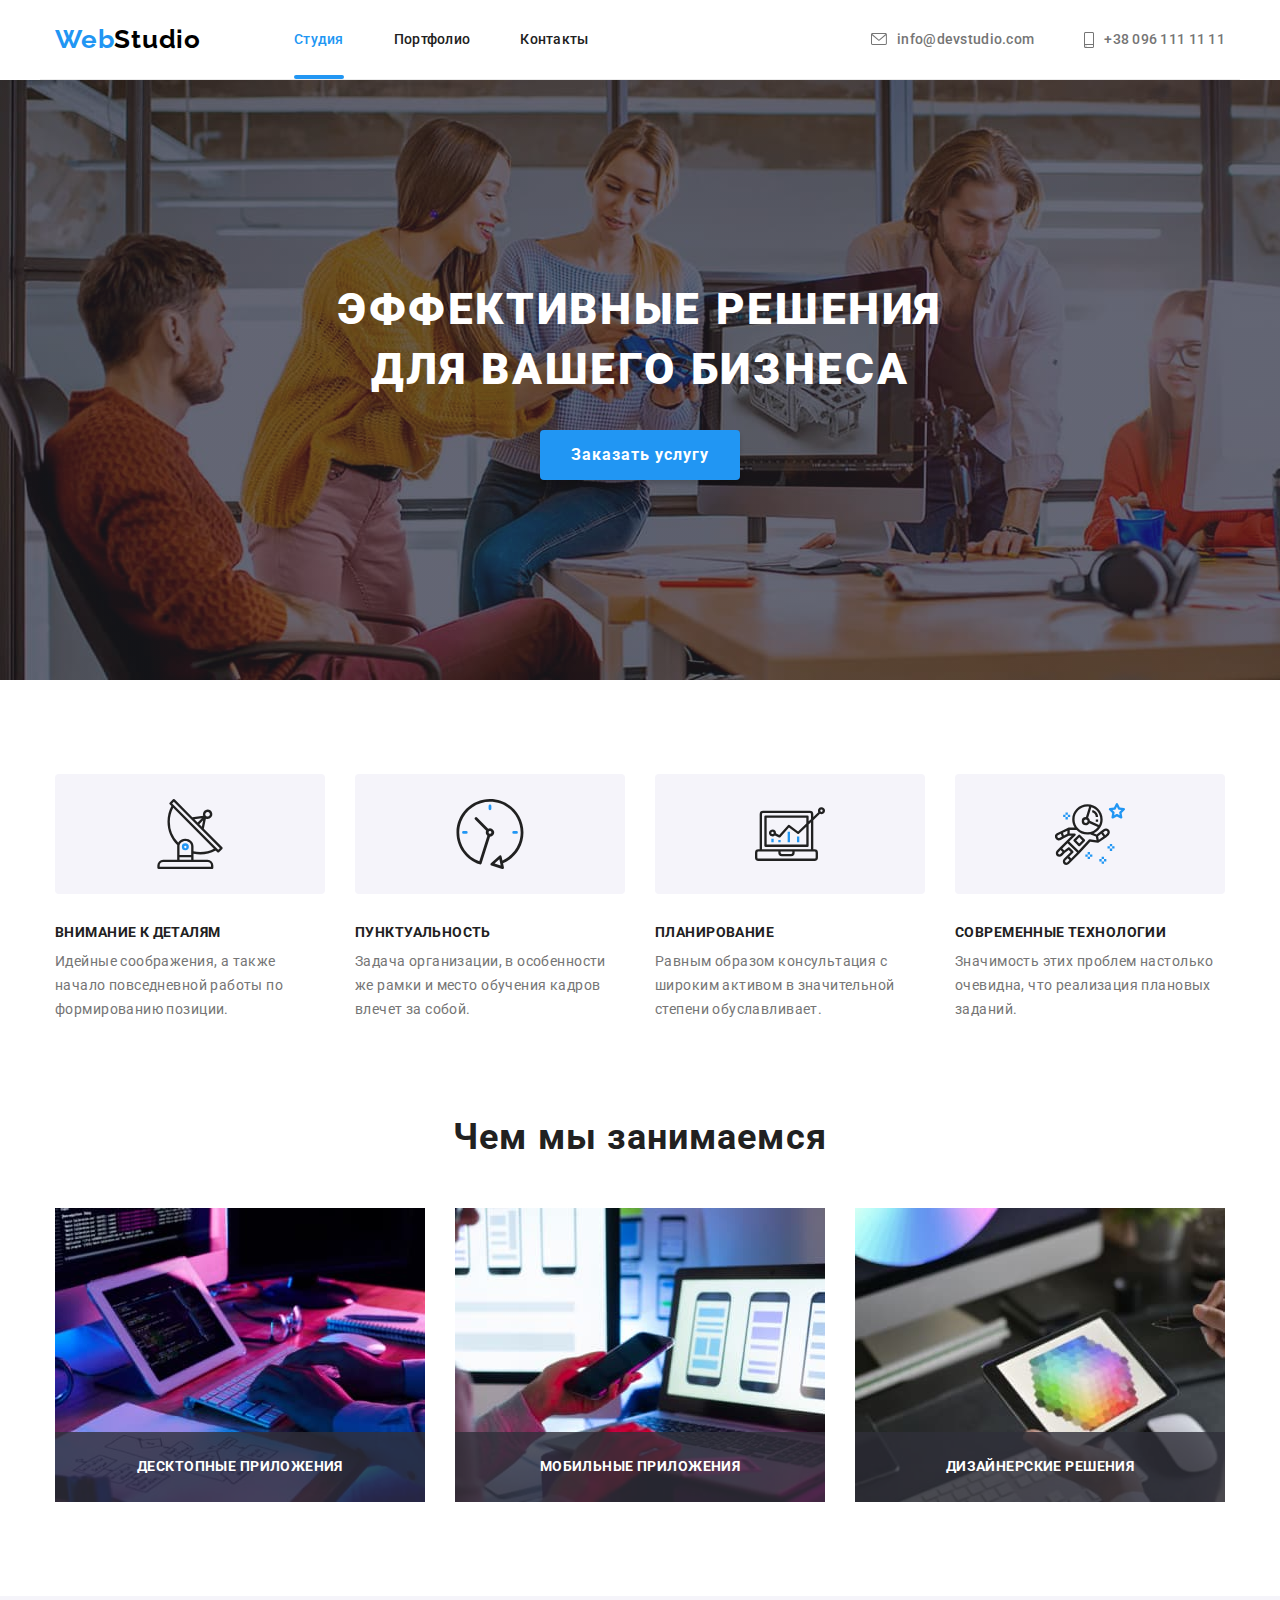
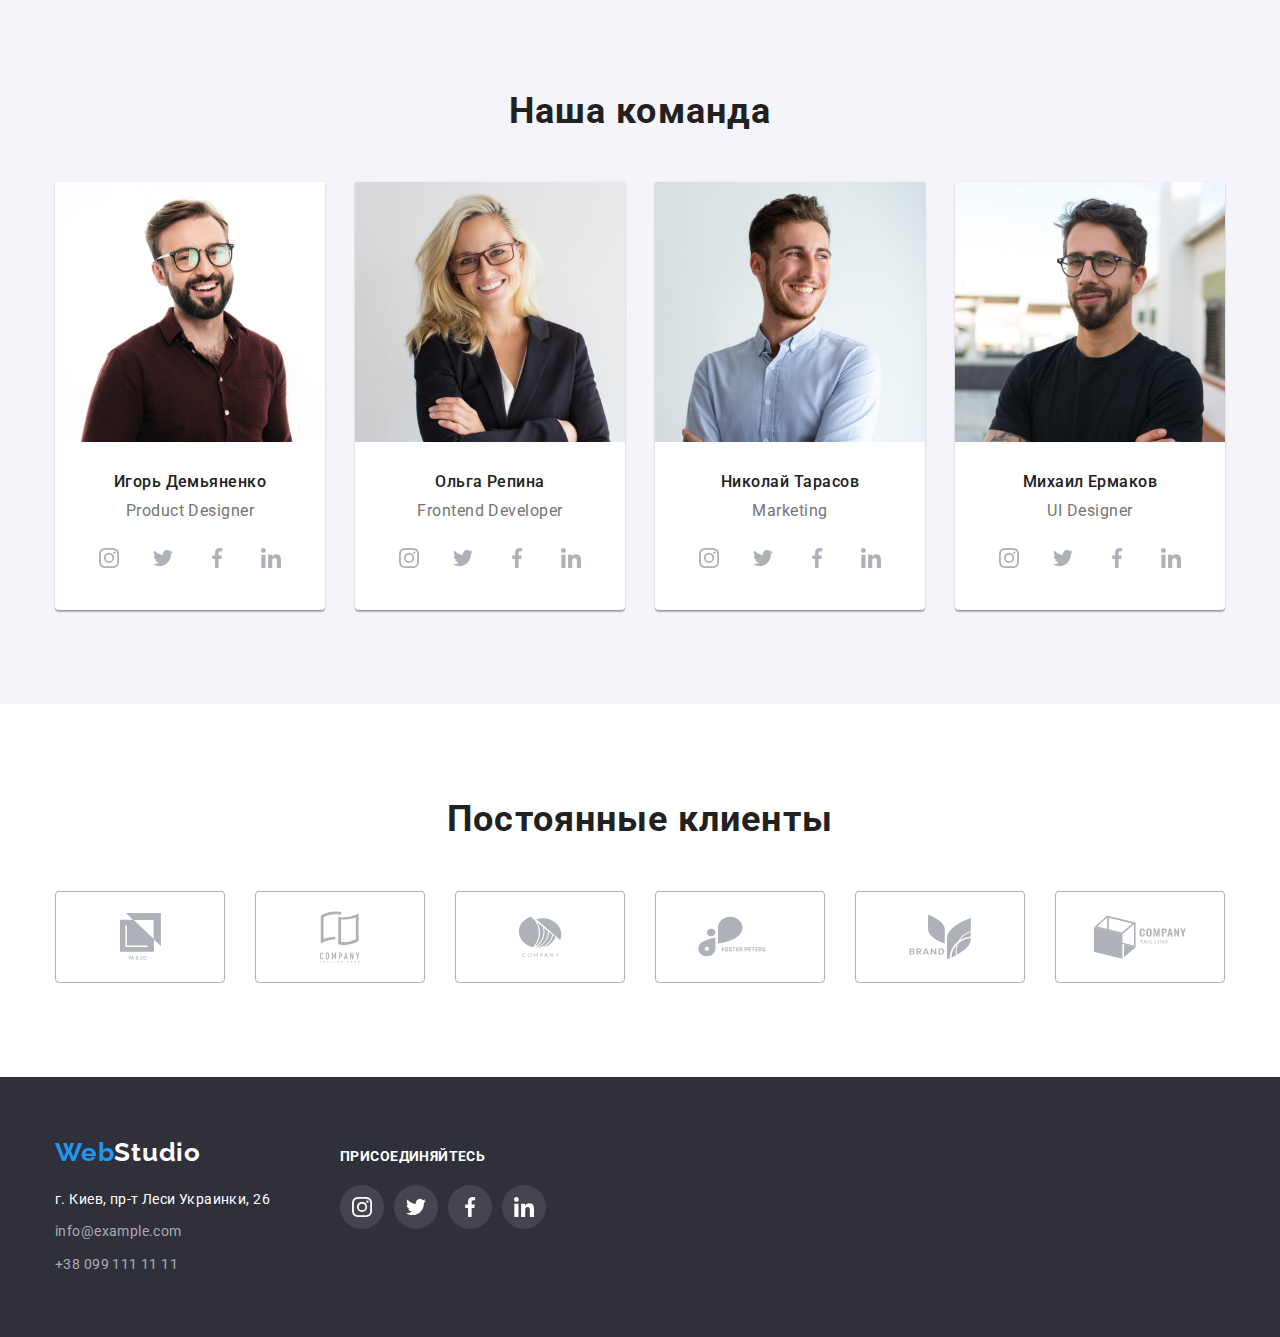
<file: index.html>
<!DOCTYPE html>
<html lang="ru">
    <head>
        <meta charset="UTF-8" />
        <meta http-equiv="X-UA-Compatible" content="IE=edge" />
        <meta name="viewport" content="width=device-width, initial-scale=1.0" />
        <link rel="preconnect" href="https://fonts.googleapis.com" />
        <link rel="preconnect" href="https://fonts.gstatic.com" crossorigin />
        <link
            href="https://fonts.googleapis.com/css2?family=Raleway:wght@700&family=Roboto:wght@400;500;700;900&display=swap"
            rel="stylesheet"
        />
        <link
            rel="stylesheet"
            href="https://cdnjs.cloudflare.com/ajax/libs/modern-normalize/1.1.0/modern-normalize.min.css"
        />

        <link rel="stylesheet" href="./css/style.css" />
        <title>WebStudio</title>
    </head>
    <body>
        <!--header-->
        <header>
            <div class="container header-wrapper">
                <nav class="navbar">
                    <!-- logo in header -->
                    <a href="./index.html" class="logo"
                        >Web<span class="logo-part-in-header">Studio</span></a
                    >

                    <!-- navigation in header-->
                    <ul class="nav-in-header list">
                        <li class="nav-in-header-element">
                            <a href="./index.html" class="current">Студия</a>
                        </li>
                        <li class="nav-in-header-element">
                            <a href="./portfolio.html">Портфолио</a>
                        </li>
                        <li class="nav-in-header-element">
                            <a href="#">Контакты</a>
                        </li>
                    </ul>
                </nav>
                <!-- contacts in header-->
                <ul class="contact-in-header list">
                    <li>
                        <a
                            class="contact-in-header-element"
                            href="mailto:info@devstudio.com"
                        >
                            <svg width="16" height="12" class="icon-contact">
                                <use href="./images/sprite.svg#envelope"></use>
                            </svg>
                            info@devstudio.com
                        </a>
                    </li>
                    <li>
                        <a
                            class="contact-in-header-element"
                            href="tel:+380961111111"
                        >
                            <svg width="10" height="16" class="icon-contact">
                                <use
                                    href="./images/sprite.svg#smartphone"
                                ></use>
                            </svg>
                            +38 096 111 11 11
                        </a>
                    </li>
                </ul>
            </div>
        </header>

        <!--main-->
        <main>
            <!-- block Hero -->
            <section class="homepage-hero-block">
                <h1 class="homepage-main-title">
                    Эффективные решения <br />
                    для вашего бизнеса
                </h1>
                <button
                    type="button"
                    class="homepage-button-order"
                    data-modal-open
                >
                    Заказать услугу
                </button>
            </section>

            <!-- block Advantages -->
            <section class="homepage-advantages-block container-position">
                <div class="container">
                    <h2 class="unused-title">Преимущества</h2>
                    <ul class="homepage-advantages-list list">
                        <li class="homepage-advantages-list-item">
                            <div class="block-icon-advantages">
                                <svg
                                    width="70"
                                    height="70"
                                    class="icon-advantages"
                                >
                                    <use
                                        href="./images/sprite.svg#antenna"
                                    ></use>
                                </svg>
                            </div>
                            <h3 class="homepage-advantages-element-title">
                                Внимание к деталям
                            </h3>
                            <p class="homepage-advantages-element-text">
                                Идейные соображения, а также начало повседневной
                                работы по формированию позиции.
                            </p>
                        </li>
                        <li class="homepage-advantages-list-item">
                            <div class="block-icon-advantages">
                                <svg
                                    width="70"
                                    height="70"
                                    class="icon-advantages"
                                >
                                    <use href="./images/sprite.svg#clock"></use>
                                </svg>
                            </div>
                            <h3 class="homepage-advantages-element-title">
                                Пунктуальность
                            </h3>
                            <p class="homepage-advantages-element-text">
                                Задача организации, в особенности же рамки и
                                место обучения кадров влечет за собой.
                            </p>
                        </li>
                        <li class="homepage-advantages-list-item">
                            <div class="block-icon-advantages">
                                <svg
                                    width="70"
                                    height="70"
                                    class="icon-advantages"
                                >
                                    <use href="./images/sprite.svg#pc"></use>
                                </svg>
                            </div>
                            <h3 class="homepage-advantages-element-title">
                                Планирование
                            </h3>
                            <p class="homepage-advantages-element-text">
                                Равным образом консультация с широким активом в
                                значительной степени обуславливает.
                            </p>
                        </li>
                        <li class="homepage-advantages-list-item">
                            <div class="block-icon-advantages">
                                <svg
                                    width="70"
                                    height="70"
                                    class="icon-advantages"
                                >
                                    <use
                                        href="./images/sprite.svg#astronaut"
                                    ></use>
                                </svg>
                            </div>
                            <h3 class="homepage-advantages-element-title">
                                Современные технологии
                            </h3>
                            <p class="homepage-advantages-element-text">
                                Значимость этих проблем настолько очевидна, что
                                реализация плановых заданий.
                            </p>
                        </li>
                    </ul>
                </div>
            </section>

            <!-- block Make -->
            <section class="homepage-make-block">
                <div class="container">
                    <h2 class="homepage-make-title">Чем мы занимаемся</h2>
                    <ul class="homepage-make-list list">
                        <li class="homepage-make-list-item">
                            <img
                                src="images/box1.jpg"
                                alt="работа за компьютером"
                                width="370"
                            />
                            <div class="overlay-block">
                                <h3 class="title">Десктопные приложения</h3>
                            </div>
                        </li>
                        <li class="homepage-make-list-item">
                            <img
                                src="images/box2.jpg"
                                alt="мобильный телефон"
                                width="370"
                            />
                            <div class="overlay-block">
                                <h3 class="title">Мобильные приложения</h3>
                            </div>
                        </li>
                        <li class="homepage-make-list-item">
                            <img
                                src="images/box3.jpg"
                                alt="изображение палитры на планшете"
                                width="370"
                            />
                            <div class="overlay-block">
                                <h3 class="title">Дизайнерские решения</h3>
                            </div>
                        </li>
                    </ul>
                </div>
            </section>

            <!-- block OurTeam -->
            <section class="homepage-team-block container-position">
                <div class="container">
                    <h2 class="homepage-team-title">Наша команда</h2>
                    <ul class="homepage-team-list list">
                        <li class="homepage-team-list-item">
                            <img
                                src="images/photo1.jpg"
                                alt="фото сотрудника"
                                width="270"
                            />
                            <div class="block-title-team">
                                <h3 class="homepage-surname-title">
                                    Игорь Демьяненко
                                </h3>
                                <p class="homepage-position">
                                    Product Designer
                                </p>
                            </div>
                            <ul class="block-social-links list">
                                <li>
                                    <a href="#" class="social-link">
                                        <svg
                                            width="20"
                                            height="20"
                                            class="icon-social-link"
                                        >
                                            <use
                                                href="./images/sprite.svg#instagram"
                                            ></use>
                                        </svg>
                                    </a>
                                </li>

                                <li>
                                    <a href="#" class="social-link">
                                        <svg
                                            width="20"
                                            height="20"
                                            class="icon-social-link"
                                        >
                                            <use
                                                href="./images/sprite.svg#twitter"
                                            ></use>
                                        </svg>
                                    </a>
                                </li>
                                <li>
                                    <a href="#" class="social-link">
                                        <svg
                                            width="20"
                                            height="20"
                                            class="icon-social-link"
                                        >
                                            <use
                                                href="./images/sprite.svg#facebook"
                                            ></use>
                                        </svg>
                                    </a>
                                </li>
                                <li>
                                    <a href="#" class="social-link">
                                        <svg
                                            width="20"
                                            height="20"
                                            class="icon-social-link"
                                        >
                                            <use
                                                href="./images/sprite.svg#linkedin"
                                            ></use>
                                        </svg>
                                    </a>
                                </li>
                            </ul>
                        </li>
                        <li class="homepage-team-list-item">
                            <img
                                src="images/photo2.jpg"
                                alt="фото сотрудника"
                                width="270"
                            />
                            <div class="block-title-team">
                                <h3 class="homepage-surname-title">
                                    Ольга Репина
                                </h3>
                                <p class="homepage-position">
                                    Frontend Developer
                                </p>
                            </div>
                            <ul class="block-social-links list">
                                <li>
                                    <a href="#" class="social-link">
                                        <svg
                                            width="20"
                                            height="20"
                                            class="icon-social-link"
                                        >
                                            <use
                                                href="./images/sprite.svg#instagram"
                                            ></use>
                                        </svg>
                                    </a>
                                </li>
                                <li>
                                    <a href="#" class="social-link">
                                        <svg
                                            width="20"
                                            height="20"
                                            class="icon-social-link"
                                        >
                                            <use
                                                href="./images/sprite.svg#twitter"
                                            ></use>
                                        </svg>
                                    </a>
                                </li>
                                <li>
                                    <a href="#" class="social-link">
                                        <svg
                                            width="20"
                                            height="20"
                                            class="icon-social-link"
                                        >
                                            <use
                                                href="./images/sprite.svg#facebook"
                                            ></use>
                                        </svg>
                                    </a>
                                </li>
                                <li>
                                    <a href="#" class="social-link">
                                        <svg
                                            width="20"
                                            height="20"
                                            class="icon-social-link"
                                        >
                                            <use
                                                href="./images/sprite.svg#linkedin"
                                            ></use>
                                        </svg>
                                    </a>
                                </li>
                            </ul>
                        </li>
                        <li class="homepage-team-list-item">
                            <img
                                src="images/photo3.jpg"
                                alt="фото сотрудника"
                                width="270"
                            />
                            <div class="block-title-team">
                                <h3 class="homepage-surname-title">
                                    Николай Тарасов
                                </h3>
                                <p class="homepage-position">Marketing</p>
                            </div>
                            <ul class="block-social-links list">
                                <li>
                                    <a href="#" class="social-link">
                                        <svg
                                            width="20"
                                            height="20"
                                            class="icon-social-link"
                                        >
                                            <use
                                                href="./images/sprite.svg#instagram"
                                            ></use>
                                        </svg>
                                    </a>
                                </li>
                                <li>
                                    <a href="#" class="social-link">
                                        <svg
                                            width="20"
                                            height="20"
                                            class="icon-social-link"
                                        >
                                            <use
                                                href="./images/sprite.svg#twitter"
                                            ></use>
                                        </svg>
                                    </a>
                                </li>
                                <li>
                                    <a href="#" class="social-link">
                                        <svg
                                            width="20"
                                            height="20"
                                            class="icon-social-link"
                                        >
                                            <use
                                                href="./images/sprite.svg#facebook"
                                            ></use>
                                        </svg>
                                    </a>
                                </li>
                                <li>
                                    <a href="#" class="social-link">
                                        <svg
                                            width="20"
                                            height="20"
                                            class="icon-social-link"
                                        >
                                            <use
                                                href="./images/sprite.svg#linkedin"
                                            ></use>
                                        </svg>
                                    </a>
                                </li>
                            </ul>
                        </li>
                        <li class="homepage-team-list-item">
                            <img
                                src="images/photo4.jpg"
                                alt="фото сотрудника"
                                width="270"
                            />
                            <div class="block-title-team">
                                <h3 class="homepage-surname-title">
                                    Михаил Ермаков
                                </h3>
                                <p class="homepage-position">UI Designer</p>
                            </div>
                            <ul class="block-social-links list">
                                <li>
                                    <a href="#" class="social-link">
                                        <svg
                                            width="20"
                                            height="20"
                                            class="icon-social-link"
                                        >
                                            <use
                                                href="./images/sprite.svg#instagram"
                                            ></use>
                                        </svg>
                                    </a>
                                </li>
                                <li>
                                    <a href="#" class="social-link">
                                        <svg
                                            width="20"
                                            height="20"
                                            class="icon-social-link"
                                        >
                                            <use
                                                href="./images/sprite.svg#twitter"
                                            ></use>
                                        </svg>
                                    </a>
                                </li>
                                <li>
                                    <a href="#" class="social-link">
                                        <svg
                                            width="20"
                                            height="20"
                                            class="icon-social-link"
                                        >
                                            <use
                                                href="./images/sprite.svg#facebook"
                                            ></use>
                                        </svg>
                                    </a>
                                </li>
                                <li>
                                    <a href="#" class="social-link">
                                        <svg
                                            width="20"
                                            height="20"
                                            class="icon-social-link"
                                        >
                                            <use
                                                href="./images/sprite.svg#linkedin"
                                            ></use>
                                        </svg>
                                    </a>
                                </li>
                            </ul>
                        </li>
                    </ul>
                </div>
            </section>

            <!-- block Clients -->
            <section class="homepage-clients-block container-position">
                <div class="container">
                    <h2 class="homepage-clients-title">Постоянные клиенты</h2>

                    <ul class="homepage-clients-list list">
                        <li>
                            <a class="link-client" href="#">
                                <svg width="41" height="47" class="icon-client">
                                    <use
                                        href="./images/sprite.svg#client1"
                                    ></use>
                                </svg>
                            </a>
                        </li>

                        <li>
                            <a class="link-client" href="#">
                                <svg width="40" height="52" class="icon-client">
                                    <use
                                        href="./images/sprite.svg#client2"
                                    ></use>
                                </svg>
                            </a>
                        </li>

                        <li>
                            <a class="link-client" href="#">
                                <svg width="44" height="41" class="icon-client">
                                    <use
                                        href="./images/sprite.svg#client3"
                                    ></use>
                                </svg>
                            </a>
                        </li>

                        <li>
                            <a class="link-client" href="#">
                                <svg width="84" height="41" class="icon-client">
                                    <use
                                        href="./images/sprite.svg#client4"
                                    ></use>
                                </svg>
                            </a>
                        </li>

                        <li>
                            <a class="link-client" href="#">
                                <svg width="63" height="46" class="icon-client">
                                    <use
                                        href="./images/sprite.svg#client5"
                                    ></use>
                                </svg>
                            </a>
                        </li>

                        <li>
                            <a class="link-client" href="#">
                                <svg width="94" height="44" class="icon-client">
                                    <use
                                        href="./images/sprite.svg#client6"
                                    ></use>
                                </svg>
                            </a>
                        </li>
                    </ul>
                </div>
            </section>
        </main>

        <!--footer-->
        <footer class="footer">
            <div class="container flex-container">
                <div class="contacts-block-in-footer">
                    <!-- logo in footer -->
                    <a href="index.html" class="logo"
                        >Web<span class="logo-part-in-footer">Studio</span></a
                    >
                    <address class="block-address-in-footer">
                        <ul class="address-list-in-footer list">
                            <li class="address-in-footer-element-text">
                                <a href="#">г. Киев, пр-т Леси Украинки, 26</a>
                            </li>
                            <li class="address-in-footer-element">
                                <a href="mailto:info@example.com"
                                    >info@example.com</a
                                >
                            </li>
                            <li class="address-in-footer-element">
                                <a href="tel:+380991111111"
                                    >+38 099 111 11 11</a
                                >
                            </li>
                        </ul>
                    </address>
                </div>

                <div class="join-block-in-footer">
                    <h2>присоединяйтесь</h2>
                    <ul class="block-social-links list">
                        <li>
                            <a href="#" class="social-link">
                                <svg
                                    width="20"
                                    height="20"
                                    class="icon-social-link"
                                >
                                    <use
                                        href="./images/sprite.svg#instagram"
                                    ></use>
                                </svg>
                            </a>
                        </li>
                        <li>
                            <a href="#" class="social-link">
                                <svg
                                    width="20"
                                    height="20"
                                    class="icon-social-link"
                                >
                                    <use
                                        href="./images/sprite.svg#twitter"
                                    ></use>
                                </svg>
                            </a>
                        </li>
                        <li>
                            <a href="#" class="social-link">
                                <svg
                                    width="20"
                                    height="20"
                                    class="icon-social-link"
                                >
                                    <use
                                        href="./images/sprite.svg#facebook"
                                    ></use>
                                </svg>
                            </a>
                        </li>
                        <li>
                            <a href="#" class="social-link">
                                <svg
                                    width="20"
                                    height="20"
                                    class="icon-social-link"
                                >
                                    <use
                                        href="./images/sprite.svg#linkedin"
                                    ></use>
                                </svg>
                            </a>
                        </li>
                    </ul>
                </div>
            </div>
        </footer>

        <!-- modal Window -->
        <div class="backdrop is-hidden" data-modal>
            <div class="modal-window">
                <button class="btn-close" type="button" data-modal-close>
                    <svg width="11" height="11" class="icon-close">
                        <use href="./images/sprite.svg#close"></use>
                    </svg>
                </button>
            </div>
        </div>
        <script src="./js/modal.js"></script>
    </body>
</html>
</file>
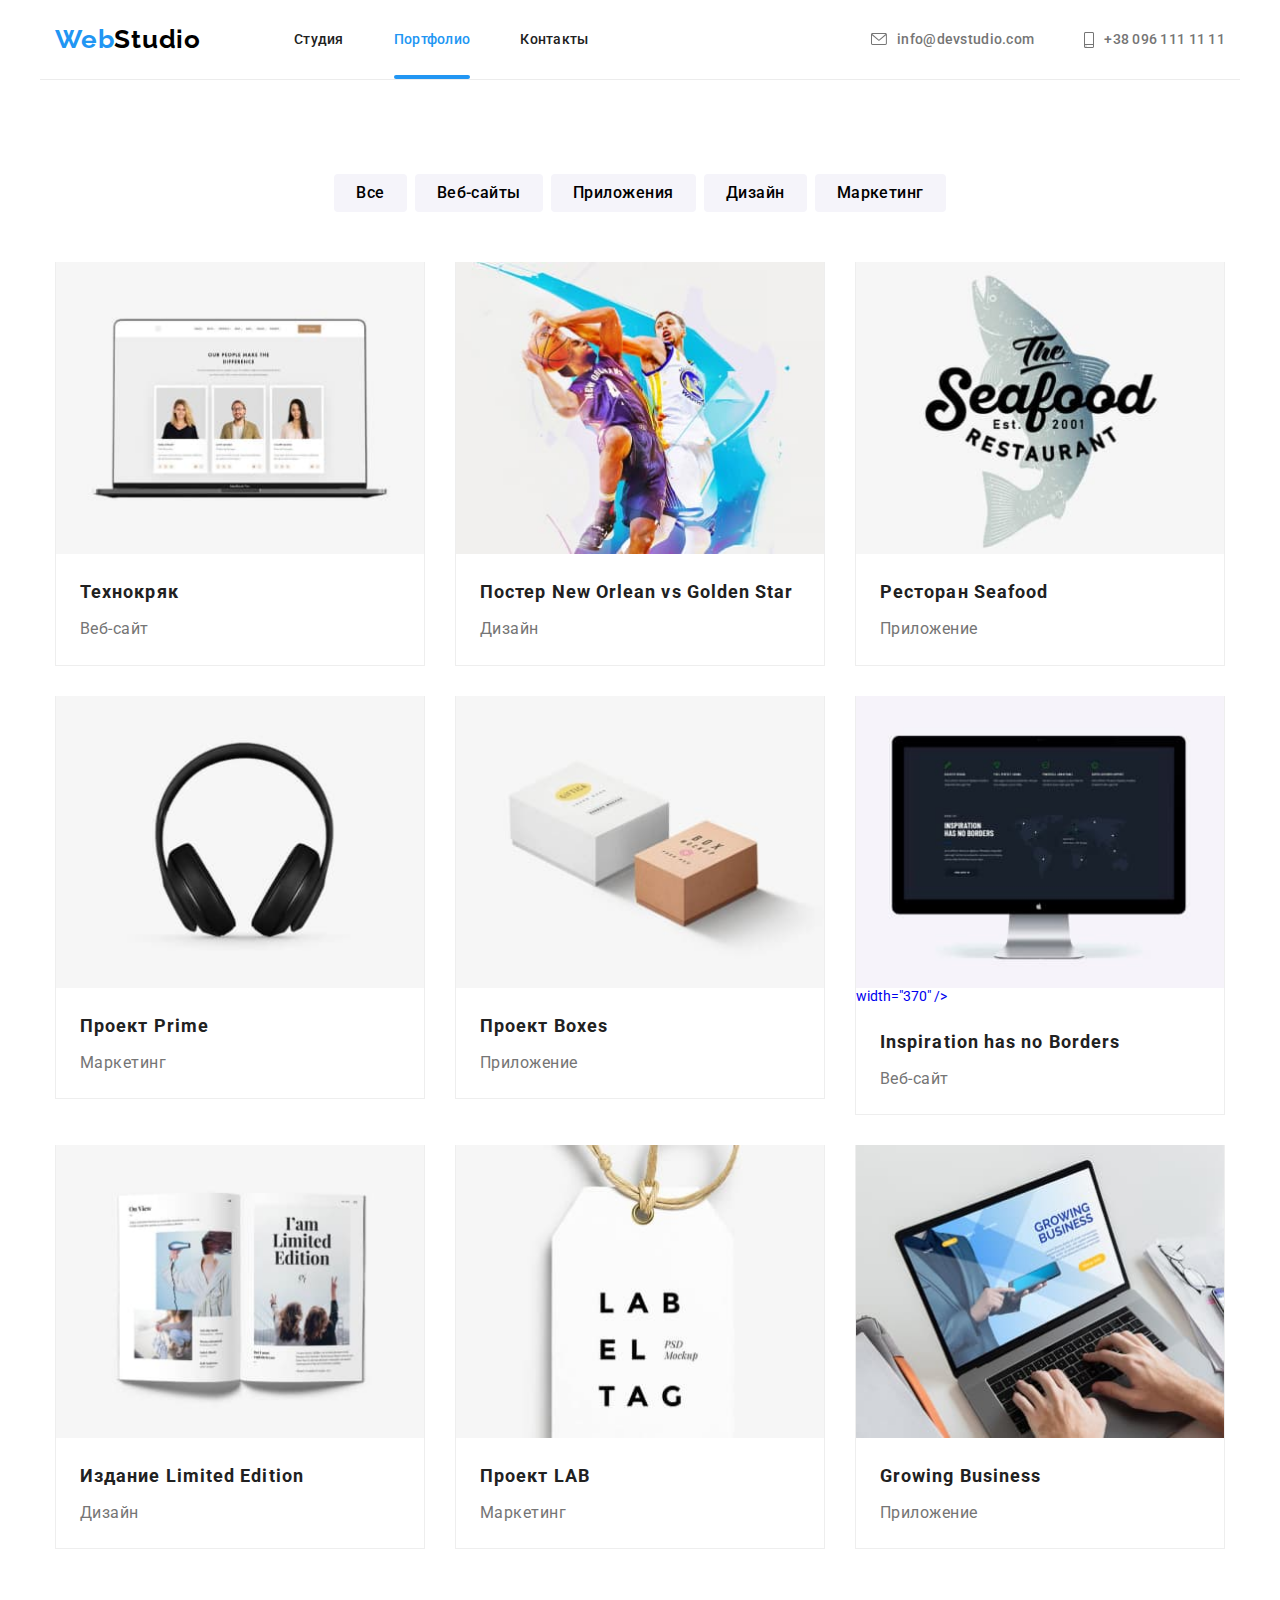
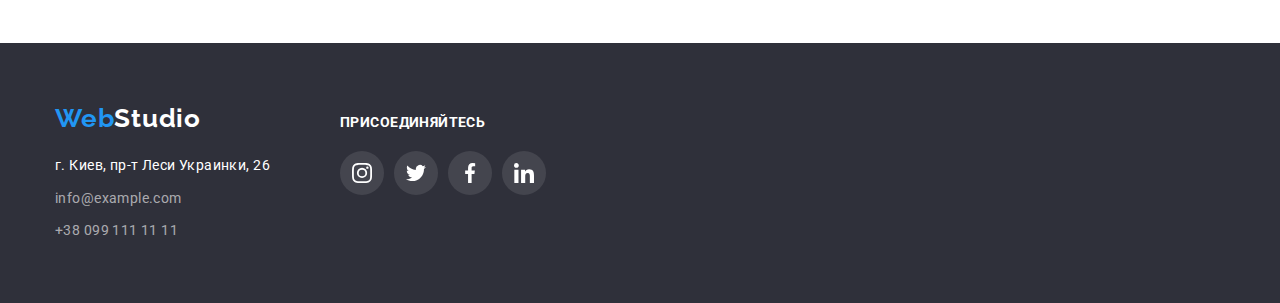
<file: portfolio.html>
<!DOCTYPE html>
<html lang="ru">
    <head>
        <meta charset="UTF-8" />
        <meta http-equiv="X-UA-Compatible" content="IE=edge" />
        <meta name="viewport" content="width=device-width, initial-scale=1.0" />
        <link rel="preconnect" href="https://fonts.googleapis.com" />
        <link rel="preconnect" href="https://fonts.gstatic.com" crossorigin />
        <link
            href="https://fonts.googleapis.com/css2?family=Raleway:wght@700&family=Roboto:wght@400;500;700;900&display=swap"
            rel="stylesheet"
        />
        <link
            rel="stylesheet"
            href="https://cdnjs.cloudflare.com/ajax/libs/modern-normalize/1.1.0/modern-normalize.min.css"
        />
        <link rel="stylesheet" href="./css/style.css" />
        <title>WebStudio</title>
    </head>
    <body>
        <!--header-->
        <header>
            <div class="container header-wrapper">
                <nav class="navbar">
                    <!-- logo in header -->
                    <a href="./index.html" class="logo"
                        >Web<span class="logo-part-in-header">Studio</span></a
                    >

                    <!-- navigation in header-->
                    <ul class="nav-in-header list">
                        <li class="nav-in-header-element">
                            <a href="./index.html">Студия</a>
                        </li>
                        <li class="nav-in-header-element">
                            <a href="./portfolio.html" class="current"
                                >Портфолио</a
                            >
                        </li>
                        <li class="nav-in-header-element">
                            <a href="#">Контакты</a>
                        </li>
                    </ul>
                </nav>
                <!-- contacts in header-->
                <ul class="contact-in-header list">
                    <li>
                        <a
                            class="contact-in-header-element"
                            href="mailto:info@devstudio.com"
                        >
                            <svg width="16" height="12" class="icon-contact">
                                <use href="./images/sprite.svg#envelope"></use>
                            </svg>
                            info@devstudio.com
                        </a>
                    </li>
                    <li>
                        <a
                            class="contact-in-header-element"
                            href="tel:+380961111111"
                        >
                            <svg width="10" height="16" class="icon-contact">
                                <use
                                    href="./images/sprite.svg#smartphone"
                                ></use>
                            </svg>
                            +38 096 111 11 11
                        </a>
                    </li>
                </ul>
            </div>
        </header>

        <!-- main -->
        <main>
            <!-- block Portfolio -->
            <section class="portfolio-section container-position">
                <div class="container">
                    <h1 class="unused-title">Портфолио</h1>
                    <!-- list Filter -->
                    <ul class="list-filter list">
                        <li class="list-filter-element">
                            <button type="button" class="list-filter-button">
                                Все
                            </button>
                        </li>
                        <li class="list-filter-element">
                            <button type="button" class="list-filter-button">
                                Веб-сайты
                            </button>
                        </li>
                        <li class="list-filter-element">
                            <button type="button" class="list-filter-button">
                                Приложения
                            </button>
                        </li>
                        <li class="list-filter-element">
                            <button type="button" class="list-filter-button">
                                Дизайн
                            </button>
                        </li>
                        <li class="list-filter-element">
                            <button type="button" class="list-filter-button">
                                Маркетинг
                            </button>
                        </li>
                    </ul>
                    <!-- list Portfolio -->
                    <ul class="list-portfolio list">
                        <li class="list-portfolio-item">
                            <a class="list-portfolio-block-link" href="#">
                                <div class="overlay-and-img">
                                    <img
                                        src="./images/project1.jpg"
                                        alt="изображение на ПК"
                                        width="370"
                                    />
                                    <div class="overlay-block">
                                        <p class="text">
                                            Технокряк это современная площадка
                                            распространения коронавируса.
                                            Компании используют эту платформу
                                            для цифрового шпионажа и атак на
                                            защищённые сервера конкурентов.
                                        </p>
                                    </div>
                                </div>

                                <div class="block-title-portfolio">
                                    <h2 class="project-name">Технокряк</h2>
                                    <p class="project-discription">Веб-сайт</p>
                                </div>
                            </a>
                        </li>
                        <li class="list-portfolio-item">
                            <a class="list-portfolio-block-link" href="#">
                                <div class="overlay-and-img">
                                    <img
                                        src="./images/project2.jpg"
                                        alt="игра в баскетбол"
                                        width="370"
                                    />
                                    <div class="overlay-block">
                                        <p class="text">
                                            Технокряк это современная площадка
                                            распространения коронавируса.
                                            Компании используют эту платформу
                                            для цифрового шпионажа и атак на
                                            защищённые сервера конкурентов.
                                        </p>
                                    </div>
                                </div>

                                <div class="block-title-portfolio">
                                    <h2 class="project-name">
                                        Постер New Orlean vs Golden Star
                                    </h2>
                                    <p class="project-discription">Дизайн</p>
                                </div>
                            </a>
                        </li>
                        <li class="list-portfolio-item">
                            <a class="list-portfolio-block-link" href="#">
                                <div class="overlay-and-img">
                                    <img
                                        src="./images/project3.jpg"
                                        alt="постер ресторана"
                                        width="370"
                                    />
                                    <div class="overlay-block">
                                        <p class="text">
                                            Технокряк это современная площадка
                                            распространения коронавируса.
                                            Компании используют эту платформу
                                            для цифрового шпионажа и атак на
                                            защищённые сервера конкурентов.
                                        </p>
                                    </div>
                                </div>

                                <div class="block-title-portfolio">
                                    <h2 class="project-name">
                                        Ресторан Seafood
                                    </h2>
                                    <p class="project-discription">
                                        Приложение
                                    </p>
                                </div>
                            </a>
                        </li>
                        <li class="list-portfolio-item">
                            <a class="list-portfolio-block-link" href="#">
                                <div class="overlay-and-img">
                                    <img
                                        src="./images/project4.jpg"
                                        alt="наушники"
                                        width="370"
                                    />
                                    <div class="overlay-block">
                                        <p class="text">
                                            Технокряк это современная площадка
                                            распространения коронавируса.
                                            Компании используют эту платформу
                                            для цифрового шпионажа и атак на
                                            защищённые сервера конкурентов.
                                        </p>
                                    </div>
                                </div>

                                <div class="block-title-portfolio">
                                    <h2 class="project-name">Проект Prime</h2>
                                    <p class="project-discription">Маркетинг</p>
                                </div>
                            </a>
                        </li>
                        <li class="list-portfolio-item">
                            <a class="list-portfolio-block-link" href="#">
                                <div class="overlay-and-img">
                                    <img
                                        src="./images/project5.jpg"
                                        alt="2 коробки"
                                        width="370"
                                    />
                                    <div class="overlay-block">
                                        <p class="text">
                                            Технокряк это современная площадка
                                            распространения коронавируса.
                                            Компании используют эту платформу
                                            для цифрового шпионажа и атак на
                                            защищённые сервера конкурентов.
                                        </p>
                                    </div>
                                </div>

                                <div class="block-title-portfolio">
                                    <h2 class="project-name">Проект Boxes</h2>
                                    <p class="project-discription">
                                        Приложение
                                    </p>
                                </div>
                            </a>
                        </li>
                        <li class="list-portfolio-item">
                            <a class="list-portfolio-block-link" href="#">
                                <div class="overlay-and-img">
                                    <img
                                        src="./images/project6.jpg"
                                        alt="монитр"
                                        width="370"
                                    />
                                    width="370" />
                                    <div class="overlay-block">
                                        <p class="text">
                                            Технокряк это современная площадка
                                            распространения коронавируса.
                                            Компании используют эту платформу
                                            для цифрового шпионажа и атак на
                                            защищённые сервера конкурентов.
                                        </p>
                                    </div>
                                </div>

                                <div class="block-title-portfolio">
                                    <h2 class="project-name">
                                        Inspiration has no Borders
                                    </h2>
                                    <p class="project-discription">Веб-сайт</p>
                                </div>
                            </a>
                        </li>
                        <li class="list-portfolio-item">
                            <a class="list-portfolio-block-link" href="#">
                                <div class="overlay-and-img">
                                    <img
                                        src="./images/project7.jpg"
                                        alt="книга"
                                        width="370"
                                    />
                                    <div class="overlay-block">
                                        <p class="text">
                                            Технокряк это современная площадка
                                            распространения коронавируса.
                                            Компании используют эту платформу
                                            для цифрового шпионажа и атак на
                                            защищённые сервера конкурентов.
                                        </p>
                                    </div>
                                </div>

                                <div class="block-title-portfolio">
                                    <h2 class="project-name">
                                        Издание Limited Edition
                                    </h2>
                                    <p class="project-discription">Дизайн</p>
                                </div>
                            </a>
                        </li>
                        <li class="list-portfolio-item">
                            <a class="list-portfolio-block-link" href="#">
                                <div class="overlay-and-img">
                                    <img
                                        src="./images/project8.jpg"
                                        alt="бирка"
                                        width="370"
                                    />
                                    <div class="overlay-block">
                                        <p class="text">
                                            Технокряк это современная площадка
                                            распространения коронавируса.
                                            Компании используют эту платформу
                                            для цифрового шпионажа и атак на
                                            защищённые сервера конкурентов.
                                        </p>
                                    </div>
                                </div>

                                <div class="block-title-portfolio">
                                    <h2 class="project-name">Проект LAB</h2>
                                    <p class="project-discription">Маркетинг</p>
                                </div>
                            </a>
                        </li>
                        <li class="list-portfolio-item">
                            <a class="list-portfolio-block-link" href="#">
                                <div class="overlay-and-img">
                                    <img
                                        src="./images/project9.jpg"
                                        alt="ноутбук"
                                        width="370"
                                    />
                                    <div class="overlay-block">
                                        <p class="text">
                                            Технокряк это современная площадка
                                            распространения коронавируса.
                                            Компании используют эту платформу
                                            для цифрового шпионажа и атак на
                                            защищённые сервера конкурентов.
                                        </p>
                                    </div>
                                </div>

                                <div class="block-title-portfolio">
                                    <h2 class="project-name">
                                        Growing Business
                                    </h2>
                                    <p class="project-discription">
                                        Приложение
                                    </p>
                                </div>
                            </a>
                        </li>
                    </ul>
                </div>
            </section>
        </main>

        <!--footer-->
        <footer class="footer">
            <div class="container flex-container">
                <div class="contacts-block-in-footer">
                    <!-- logo in footer -->
                    <a href="index.html" class="logo"
                        >Web<span class="logo-part-in-footer">Studio</span></a
                    >
                    <address class="block-address-in-footer">
                        <ul class="address-list-in-footer list">
                            <li class="address-in-footer-element-text">
                                <a href="#">г. Киев, пр-т Леси Украинки, 26</a>
                            </li>
                            <li class="address-in-footer-element">
                                <a href="mailto:info@example.com"
                                    >info@example.com</a
                                >
                            </li>
                            <li class="address-in-footer-element">
                                <a href="tel:+380991111111"
                                    >+38 099 111 11 11</a
                                >
                            </li>
                        </ul>
                    </address>
                </div>

                <div class="join-block-in-footer">
                    <h2>присоединяйтесь</h2>
                    <div class="block-social-links">
                        <a href="#" class="social-link">
                            <svg
                                width="20"
                                height="20"
                                class="icon-social-link"
                            >
                                <use href="./images/sprite.svg#instagram"></use>
                            </svg>
                        </a>
                        <a href="#" class="social-link">
                            <svg
                                width="20"
                                height="20"
                                class="icon-social-link"
                            >
                                <use href="./images/sprite.svg#twitter"></use>
                            </svg>
                        </a>
                        <a href="#" class="social-link">
                            <svg
                                width="20"
                                height="20"
                                class="icon-social-link"
                            >
                                <use href="./images/sprite.svg#facebook"></use>
                            </svg>
                        </a>
                        <a href="#" class="social-link">
                            <svg
                                width="20"
                                height="20"
                                class="icon-social-link"
                            >
                                <use href="./images/sprite.svg#linkedin"></use>
                            </svg>
                        </a>
                    </div>
                </div>
            </div>
        </footer>
    </body>
</html>
</file>
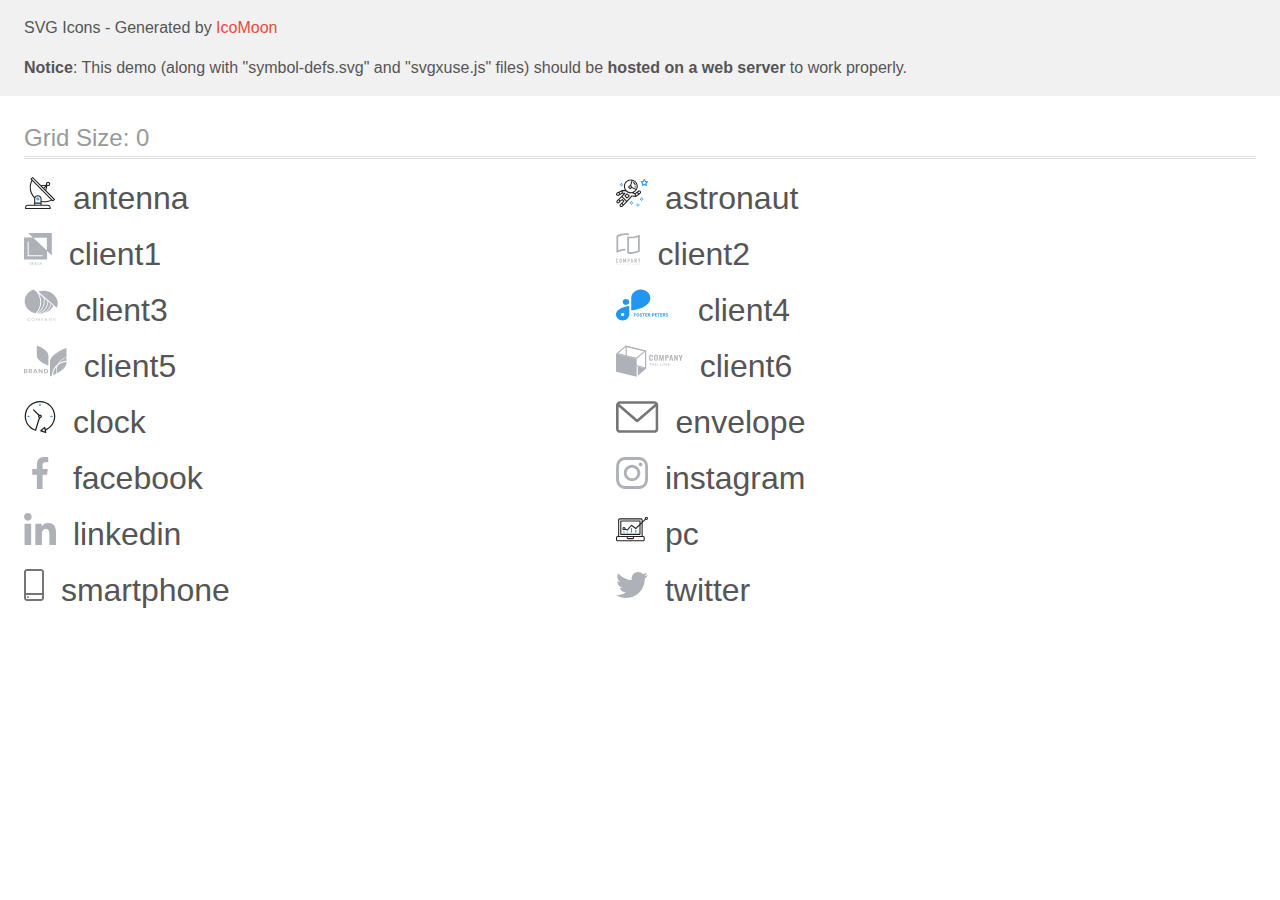
<file: images/svg/icomoon/demo-external-svg.html>
<!doctype html>
<html>
<head>
    <title>IcoMoon - SVG Icons</title>
    <meta charset="utf-8">
    <meta name="viewport" content="width=device-width, initial-scale=1">
    <link rel="stylesheet" href="demo-files/demo.css">
    <link rel="stylesheet" href="style.css">
</head>
<body>
<header class="bgc1 clearfix">
<div class="mhl">
    <p>SVG Icons - Generated by <a href="https://icomoon.io/app">IcoMoon</a></p><p><strong>Notice</strong>: This demo (along with "symbol-defs.svg" and "svgxuse.js" files) should be <b>hosted on a web server</b> to work properly.</p>
</div>
</header>
    <div class="clearfix mhl ptl">
        <h1 class="mvm mtn fgc1">Grid Size: 0</h1>
        <div class="glyph fs1">
            <div class="clearfix pbs">
                <svg class="icon antenna"><use xlink:href="symbol-defs.svg#antenna"></use></svg><span class="name"> antenna</span>
            </div>
        </div>
        <div class="glyph fs1">
            <div class="clearfix pbs">
                <svg class="icon astronaut"><use xlink:href="symbol-defs.svg#astronaut"></use></svg><span class="name"> astronaut</span>
            </div>
        </div>
        <div class="glyph fs1">
            <div class="clearfix pbs">
                <svg class="icon client1"><use xlink:href="symbol-defs.svg#client1"></use></svg><span class="name"> client1</span>
            </div>
        </div>
        <div class="glyph fs1">
            <div class="clearfix pbs">
                <svg class="icon client2"><use xlink:href="symbol-defs.svg#client2"></use></svg><span class="name"> client2</span>
            </div>
        </div>
        <div class="glyph fs1">
            <div class="clearfix pbs">
                <svg class="icon client3"><use xlink:href="symbol-defs.svg#client3"></use></svg><span class="name"> client3</span>
            </div>
        </div>
        <div class="glyph fs1">
            <div class="clearfix pbs">
                <svg class="icon client4"><use xlink:href="symbol-defs.svg#client4"></use></svg><span class="name"> client4</span>
            </div>
        </div>
        <div class="glyph fs1">
            <div class="clearfix pbs">
                <svg class="icon client5"><use xlink:href="symbol-defs.svg#client5"></use></svg><span class="name"> client5</span>
            </div>
        </div>
        <div class="glyph fs1">
            <div class="clearfix pbs">
                <svg class="icon client6"><use xlink:href="symbol-defs.svg#client6"></use></svg><span class="name"> client6</span>
            </div>
        </div>
        <div class="glyph fs1">
            <div class="clearfix pbs">
                <svg class="icon clock"><use xlink:href="symbol-defs.svg#clock"></use></svg><span class="name"> clock</span>
            </div>
        </div>
        <div class="glyph fs1">
            <div class="clearfix pbs">
                <svg class="icon envelope"><use xlink:href="symbol-defs.svg#envelope"></use></svg><span class="name"> envelope</span>
            </div>
        </div>
        <div class="glyph fs1">
            <div class="clearfix pbs">
                <svg class="icon facebook"><use xlink:href="symbol-defs.svg#facebook"></use></svg><span class="name"> facebook</span>
            </div>
        </div>
        <div class="glyph fs1">
            <div class="clearfix pbs">
                <svg class="icon instagram"><use xlink:href="symbol-defs.svg#instagram"></use></svg><span class="name"> instagram</span>
            </div>
        </div>
        <div class="glyph fs1">
            <div class="clearfix pbs">
                <svg class="icon linkedin"><use xlink:href="symbol-defs.svg#linkedin"></use></svg><span class="name"> linkedin</span>
            </div>
        </div>
        <div class="glyph fs1">
            <div class="clearfix pbs">
                <svg class="icon pc"><use xlink:href="symbol-defs.svg#pc"></use></svg><span class="name"> pc</span>
            </div>
        </div>
        <div class="glyph fs1">
            <div class="clearfix pbs">
                <svg class="icon smartphone"><use xlink:href="symbol-defs.svg#smartphone"></use></svg><span class="name"> smartphone</span>
            </div>
        </div>
        <div class="glyph fs1">
            <div class="clearfix pbs">
                <svg class="icon twitter"><use xlink:href="symbol-defs.svg#twitter"></use></svg><span class="name"> twitter</span>
            </div>
        </div>
  </div>
<script defer src="svgxuse.js"></script>
</body>
</html>
</file>
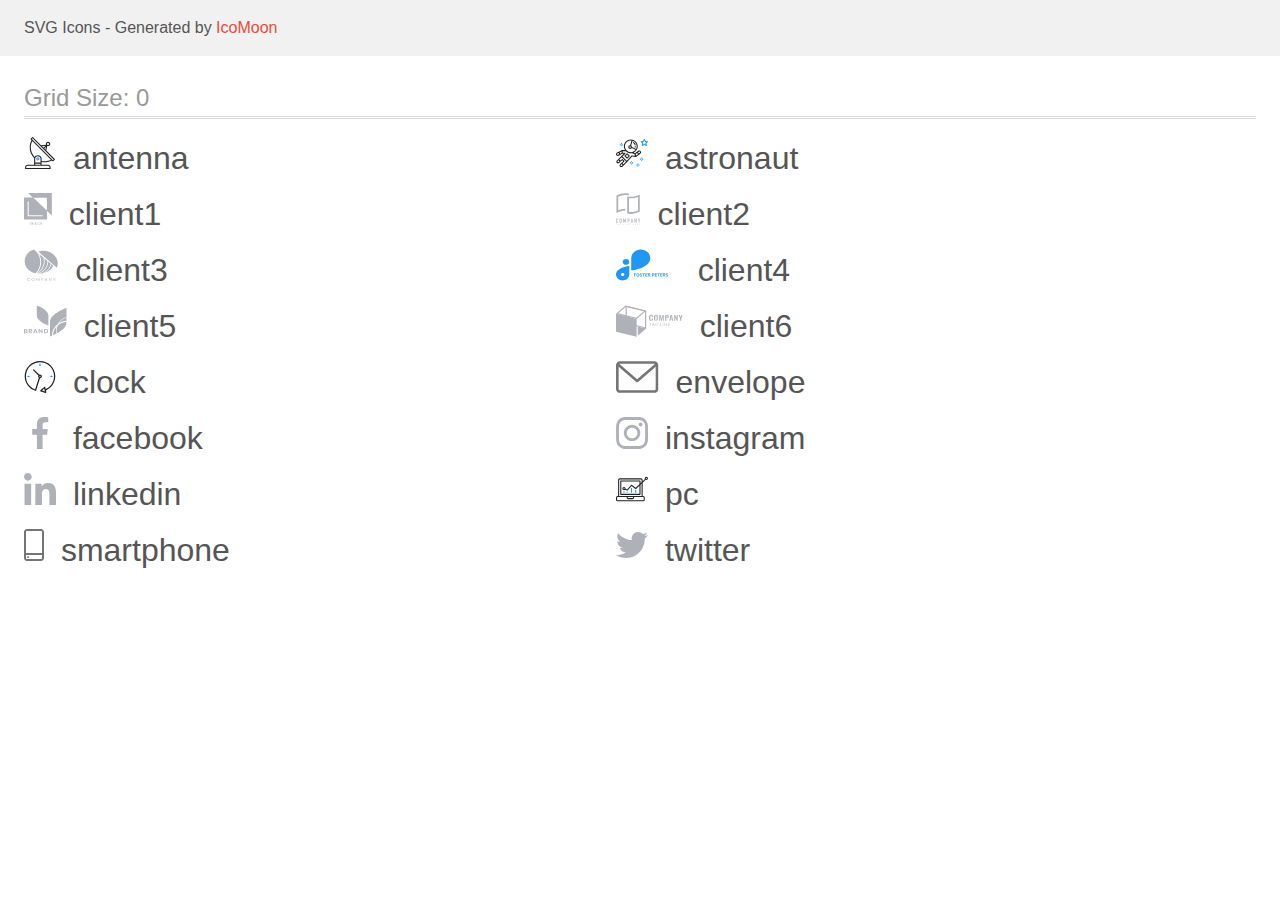
<file: images/svg/icomoon/demo.html>
<!doctype html>
<html>
<head>
    <title>IcoMoon - SVG Icons</title>
    <meta charset="utf-8">
    <meta name="viewport" content="width=device-width, initial-scale=1">
    <link rel="stylesheet" href="demo-files/demo.css">
    <link rel="stylesheet" href="style.css">
</head>
<body>
<svg aria-hidden="true" style="position: absolute; width: 0; height: 0; overflow: hidden;" version="1.1" xmlns="http://www.w3.org/2000/svg" xmlns:xlink="http://www.w3.org/1999/xlink">
<defs>
<symbol id="antenna" viewBox="0 0 32 32">
<path fill="#212121" style="fill: var(--color1, #212121)" d="M30.773 22.098l-8.443-8.505 0.937-4.616c0.225 0.090 0.485 0.144 0.758 0.146h0.007c0.008 0 0.017 0 0.026 0 1.192 0 2.159-0.967 2.159-2.159s-0.967-2.159-2.159-2.159c-1.192 0-2.159 0.967-2.159 2.159 0 0.259 0.046 0.508 0.13 0.739l-0.005-0.015-4.96 0.606-8.091-8.133c-0.096-0.098-0.229-0.159-0.376-0.16h-0c-0.146 0.001-0.278 0.060-0.373 0.155l0-0-1.512 1.504c-0.096 0.097-0.156 0.23-0.156 0.377s0.060 0.281 0.156 0.377v0l0.814 0.825c-1.143 2.062-1.816 4.522-1.816 7.139 0 4.106 1.656 7.824 4.336 10.525l-0.001-0.001c0.043 0.041 0.092 0.074 0.146 0.097-0.032 0.164-0.051 0.353-0.052 0.546v6.188h-6.4c-1.472 0.001-2.666 1.194-2.667 2.666v1.067c0 0.295 0.239 0.534 0.534 0.534h24.534c0.294 0 0.533-0.239 0.533-0.534v-1.067c-0.002-1.472-1.195-2.665-2.666-2.666h-6.4v-2.742c1.003 0.21 2.024 0.317 3.049 0.32 2.58-0.003 5.005-0.663 7.117-1.822l-0.077 0.039 0.818 0.823c0.099 0.101 0.235 0.159 0.376 0.16 0.14-0.001 0.274-0.057 0.373-0.155l1.512-1.504c0.096-0.097 0.156-0.23 0.156-0.377s-0.060-0.281-0.156-0.377v0zM23.28 6.233c0.193-0.192 0.459-0.31 0.752-0.31 0.589 0 1.067 0.478 1.067 1.066s-0.477 1.066-1.067 1.066c-0 0-0 0-0 0h-0.004c-0.587-0.003-1.061-0.479-1.061-1.066 0-0.295 0.12-0.563 0.314-0.756l0-0h-0.002zM22.024 9.737l-0.598 2.946-1.175-1.183 1.774-1.763zM21.419 8.835l-1.92 1.909-1.486-1.493 3.406-0.416zM24.004 28.8c0.884 0 1.6 0.716 1.6 1.6v0 0.534h-23.466v-0.534c0-0.884 0.716-1.6 1.6-1.6v0h20.267zM16.538 26.666v1.067h-5.334v-1.067h5.334zM11.204 25.6v-4.053c0-1.294 1.196-2.346 2.667-2.346s2.667 1.053 2.667 2.346v4.053h-5.334zM17.604 23.904v-2.357c0-1.882-1.675-3.413-3.733-3.413-0.017-0-0.038-0-0.058-0-1.353 0-2.54 0.707-3.213 1.771l-0.009 0.016c-2.36-2.482-3.812-5.846-3.812-9.55 0-2.314 0.567-4.496 1.569-6.414l-0.036 0.077 18.602 18.709c-1.823 0.947-3.979 1.502-6.266 1.502-1.079 0-2.128-0.124-3.136-0.357l0.093 0.018zM28.893 23.22l-21.057-21.181 0.754-0.752 7.935 7.98c0.004 0 0.006 0.007 0.010 0.010l13.114 13.191-0.757 0.752z"></path>
<path fill="#2196f3" style="fill: var(--color2, #2196f3)" d="M13.876 20.267h-0.005c-0.001 0-0.002 0-0.002 0-0.884 0-1.6 0.716-1.6 1.6s0.715 1.599 1.597 1.6h0.005c0.001 0 0.001 0 0.002 0 0.884 0 1.6-0.716 1.6-1.6s-0.715-1.599-1.598-1.6h-0zM14.249 22.245c-0.096 0.096-0.229 0.155-0.376 0.155-0.295 0-0.534-0.239-0.534-0.534s0.238-0.533 0.532-0.533h0c0.293 0.001 0.531 0.239 0.531 0.533 0 0.148-0.060 0.282-0.157 0.378l-0 0h0.005z"></path>
</symbol>
<symbol id="astronaut" viewBox="0 0 32 32">
<path fill="#2196f3" style="fill: var(--color2, #2196f3)" d="M31.974 4.524c-0.064-0.191-0.227-0.332-0.427-0.362l-0.003-0-1.911-0.278-0.855-1.731c-0.179-0.365-0.777-0.365-0.956 0l-0.855 1.731-1.911 0.278c-0.26 0.039-0.457 0.26-0.457 0.528 0 0.15 0.062 0.285 0.161 0.382l1.383 1.348-0.326 1.903c-0.034 0.2 0.048 0.402 0.212 0.522 0.166 0.12 0.383 0.135 0.562 0.040l1.709-0.899 1.709 0.899c0.072 0.038 0.157 0.061 0.247 0.061 0.295 0 0.534-0.239 0.534-0.534 0-0.031-0.003-0.062-0.008-0.092l0 0.003-0.326-1.903 1.383-1.348c0.099-0.097 0.161-0.233 0.161-0.382 0-0.059-0.009-0.115-0.027-0.168l0.001 0.004zM29.511 5.851c-0.126 0.122-0.183 0.299-0.153 0.472l0.191 1.114-1-0.526c-0.072-0.039-0.158-0.062-0.249-0.062s-0.177 0.023-0.252 0.063l0.003-0.001-1 0.526 0.191-1.114c0.005-0.027 0.008-0.059 0.008-0.091 0-0.149-0.061-0.285-0.16-0.381l-0-0-0.811-0.79 1.119-0.162c0.174-0.025 0.324-0.134 0.402-0.292l0.5-1.013 0.5 1.013c0.078 0.158 0.228 0.267 0.402 0.292l1.119 0.162-0.809 0.79zM26.134 20.522h-1.067v1.067h1.067v-1.067zM26.134 22.656h-1.067v1.066h1.067v-1.066zM27.2 21.589h-1.067v1.067h1.067v-1.067zM25.067 21.589h-1.067v1.067h1.067v-1.067zM22.4 26.389h-1.067v1.067h1.067v-1.067zM22.4 28.523h-1.067v1.067h1.067v-1.067zM23.467 27.456h-1.067v1.067h1.067v-1.067zM21.334 27.456h-1.067v1.067h1.067v-1.067zM16 24.256h-1.066v1.067h1.066v-1.067zM16 26.389h-1.066v1.067h1.066v-1.067zM17.067 25.322h-1.067v1.067h1.067v-1.067zM14.934 25.322h-1.067v1.067h1.067v-1.067zM5.867 6.122h-1.066v1.066h1.066v-1.066zM5.867 8.256h-1.066v1.066h1.066v-1.066zM6.933 7.189h-1.067v1.067h1.066v-1.067zM4.8 7.189h-1.067v1.067h1.067v-1.067z"></path>
<path fill="#212121" style="fill: var(--color1, #212121)" d="M24.715 14.16c-0.28-0.376-0.698-0.636-1.179-0.703l-0.009-0.001c-0.076-0.012-0.164-0.018-0.254-0.018-0.411 0-0.789 0.139-1.090 0.373l0.004-0.003-1.253 0.96-1.898 1.417-1.358-0.541c2.421-1.086 4.113-3.508 4.113-6.32 0-3.823-3.122-6.934-6.961-6.934s-6.961 3.11-6.961 6.934c0 1.386 0.415 2.674 1.12 3.759l-2.768-0.024c-0.009 0-0.016 0.005-0.023 0.005-0.057 0.003-0.11 0.014-0.159 0.033l0.004-0.001c-0.013 0.005-0.026 0.007-0.038 0.013-0.006 0.003-0.013 0.003-0.019 0.006l-3.233 1.596c-0 0-0.001 0-0.001 0.001l-1.893 0.91c-0.024 0.011-0.045 0.023-0.065 0.036l0.001-0.001c-0.482 0.324-0.795 0.867-0.795 1.483 0 0.297 0.073 0.577 0.201 0.823l-0.005-0.010c0.22 0.424 0.592 0.742 1.043 0.885l0.013 0.003c0.161 0.053 0.345 0.083 0.537 0.083 0.308 0 0.598-0.078 0.851-0.216l-0.009 0.005 1.388-0.738 2.264-1.169 1.357-0.008-5.442 5.415c0 0.001-0.001 0.001-0.001 0.001l-1.339 1.333c-0.303 0.299-0.491 0.714-0.491 1.173 0 0.002 0 0.003 0 0.005v-0c0.002 0.919 0.748 1.664 1.667 1.664 0.001 0 0.002 0 0.002 0h-0c0.428 0 0.854-0.162 1.18-0.485l1.314-1.309 1.741-1.3 0.901 0.897-3.102 3.088c-0.303 0.299-0.491 0.714-0.491 1.173 0 0.001 0 0.003 0 0.004v-0c0 0.445 0.174 0.864 0.49 1.179 0.302 0.3 0.717 0.485 1.176 0.485 0.001 0 0.002 0 0.003 0h-0c0.427 0 0.855-0.162 1.18-0.485l4.488-4.472c0.007-0.006 0.016-0.009 0.022-0.016l5.166-5.658 3.471 0.494c0.025 0.004 0.050 0.006 0.075 0.006 0.064 0 0.127-0.016 0.187-0.038 0.017-0.006 0.032-0.015 0.049-0.023 0.019-0.010 0.039-0.015 0.058-0.027l3.213-2.133c0.012-0.008 0.018-0.021 0.029-0.030 0.013-0.010 0.029-0.014 0.041-0.026l1.271-1.191c0.348-0.326 0.564-0.787 0.564-1.3 0-0.4-0.132-0.769-0.355-1.066l0.003 0.005zM2.13 17.77c-0.098 0.054-0.215 0.086-0.34 0.086-0.078 0-0.153-0.013-0.224-0.036l0.005 0.001c-0.294-0.093-0.504-0.364-0.504-0.683 0-0.235 0.114-0.444 0.289-0.575l0.002-0.001 1.314-0.632 0.316 0.924 0.133 0.389-0.992 0.527zM5.627 15.942l-1.548 0.8-0.255-0.746-0.184-0.537 2.027-1.001-0.040 1.484zM20.727 9.322c0 0.918-0.219 1.785-0.599 2.56l-4.181-1.899c-0.044-0.575-0.342-1.072-0.782-1.384l-0.006-0.004 1.464-4.861c2.377 0.757 4.104 2.975 4.104 5.588zM8.938 9.322c0-3.235 2.644-5.867 5.894-5.867 0.253 0 0.5 0.022 0.745 0.053l-1.432 4.753c-0.019 0-0.037-0.006-0.057-0.006-0 0-0.001 0-0.001 0-1.032 0-1.869 0.835-1.872 1.867v0c0.003 1.031 0.84 1.867 1.872 1.867 0 0 0 0 0.001 0h-0c0.695 0 1.295-0.383 1.618-0.944l3.863 1.755c-1.075 1.447-2.795 2.39-4.737 2.39-3.25 0-5.894-2.632-5.894-5.867zM14.895 10.122c-0.003 0.442-0.362 0.8-0.805 0.8-0.001 0-0.001 0-0.002 0h0c-0 0-0.001 0-0.001 0-0.443 0-0.802-0.358-0.804-0.8v-0c0-0.441 0.361-0.8 0.806-0.8s0.806 0.359 0.806 0.8zM2.464 25.146c-0.11 0.109-0.261 0.176-0.428 0.176s-0.317-0.067-0.427-0.175l0 0c-0.109-0.108-0.176-0.257-0.176-0.422s0.067-0.314 0.176-0.422l0-0 0.962-0.959 0.852 0.848-0.959 0.954zM5.678 28.88c-0.11 0.109-0.261 0.176-0.428 0.176s-0.317-0.067-0.427-0.175l0 0c-0.109-0.108-0.176-0.257-0.176-0.422s0.067-0.314 0.176-0.422l0-0 0.963-0.959 0.852 0.848-0.96 0.955zM9.16 25.411l-0.001 0.001-1.765 1.76-0.852-0.848 1.765-1.757c0.040-0.040 0.065-0.088 0.090-0.136 0.007-0.014 0.020-0.026 0.026-0.040 0.016-0.041 0.019-0.085 0.026-0.128 0.003-0.025 0.014-0.048 0.014-0.073 0-0.035-0.013-0.070-0.020-0.105-0.006-0.032-0.006-0.064-0.019-0.096-0.025-0.053-0.055-0.098-0.092-0.138l0 0c-0.010-0.012-0.014-0.026-0.025-0.038h-0.001s0-0.001-0.001-0.002l-1.607-1.6c-0.017-0.017-0.039-0.024-0.058-0.038-0.025-0.021-0.054-0.040-0.084-0.056l-0.003-0.001c-0.026-0.012-0.058-0.023-0.090-0.031l-0.003-0.001c-0.030-0.009-0.065-0.017-0.101-0.020l-0.002-0c-0.007-0-0.015-0-0.023-0-0.026 0-0.051 0.002-0.075 0.005l0.003-0c-0.036 0.005-0.069 0.009-0.104 0.021s-0.064 0.027-0.094 0.045c-0.020 0.011-0.043 0.015-0.061 0.029l-1.774 1.324-0.901-0.897 2.399-2.386 4.36 4.289-0.928 0.919zM15.979 18.394c-0.016-0.002-0.030 0.004-0.046 0.003-0.008-0-0.017-0.001-0.027-0.001-0.031 0-0.062 0.003-0.092 0.008l0.003-0c-0.070 0.011-0.132 0.035-0.187 0.070l0.002-0.001c-0.030 0.018-0.057 0.037-0.083 0.061-0.013 0.011-0.028 0.016-0.040 0.029l-4.698 5.146-4.328-4.256 2.833-2.818c0.096-0.097 0.156-0.23 0.156-0.377 0-0.295-0.239-0.534-0.534-0.534-0.001 0-0.001 0-0.002 0h0l-2.219 0.013 0.028-1.607 3.104 0.027c1.264 1.297 3.027 2.101 4.978 2.101 0.001 0 0.002 0 0.003 0h-0c0.438 0 0.864-0.046 1.28-0.122 0.040 0.032 0.080 0.064 0.129 0.085l2.41 0.96 0.152 0.758 0.178 0.886-3.003-0.427zM20.020 18.572l-0.313-1.558 1.446-1.080 0.946 1.257-2.080 1.381zM23.773 15.741l-0.837 0.785-0.931-1.236 0.831-0.637c0.155-0.119 0.351-0.168 0.543-0.143 0.193 0.027 0.364 0.128 0.48 0.284 0.088 0.117 0.141 0.265 0.141 0.426 0 0.206-0.087 0.391-0.226 0.521l-0 0z"></path>
<path fill="#212121" style="fill: var(--color1, #212121)" d="M13.602 18.544l-2.143-2.134c-0.096-0.096-0.229-0.155-0.376-0.155s-0.28 0.059-0.376 0.155l-2.143 2.133c-0.097 0.097-0.156 0.23-0.156 0.378s0.060 0.281 0.156 0.378l-0-0 2.142 2.134c0.096 0.096 0.229 0.156 0.376 0.156s0.28-0.059 0.376-0.156v0l2.143-2.134c0.097-0.097 0.157-0.23 0.157-0.378s-0.060-0.281-0.157-0.378l-0-0zM11.083 20.303l-1.387-1.381 1.386-1.381 1.387 1.381-1.387 1.381zM17.164 5.071l-0.258 1.036c0.071 0.018 1.738 0.452 1.738 2.149h1.067c0-2.017-1.666-2.965-2.547-3.184zM19.711 9.322h-1.067v1.066h1.067v-1.066z"></path>
</symbol>
<symbol id="client1" viewBox="0 0 28 32">
<path fill="#afb1b8" style="fill: var(--color3, #afb1b8)" d="M4.085 0l4.771 4.517-8.857-0.005v21.915h23.149v-8.379l4.766 4.512v-22.559h-23.83zM22.939 17.517l-13.528-12.807h13.528v12.807zM18.739 23.22h-15.076v-14.738h1.066v13.74h14.011v0.997zM7.224 29.345h0.465l-0.811 1.529v0.891h-0.422v-0.891l-0.813-1.529h0.467l0.557 1.147 0.557-1.147zM7.924 31.765l0.196-0.564h0.938l0.197 0.564h0.439l-0.916-2.42h-0.378l-0.914 2.42h0.437zM8.588 29.859l0.351 1.004h-0.701l0.351-1.004zM10.806 30.804c-0.057 0.085-0.091 0.19-0.091 0.303 0 0.001 0 0.003 0 0.004v-0c0 0.204 0.072 0.37 0.214 0.497s0.336 0.19 0.575 0.19c0.239 0 0.445-0.065 0.618-0.195l0.136 0.161h0.468l-0.355-0.421c0.14-0.191 0.209-0.435 0.209-0.733h-0.351c0 0.163-0.034 0.311-0.101 0.444l-0.468-0.552 0.165-0.12c0.1-0.068 0.184-0.152 0.249-0.249l0.002-0.003c0.048-0.079 0.076-0.174 0.076-0.275 0-0.001 0-0.003-0-0.004v0c0-0.003 0-0.006 0-0.009 0-0.149-0.065-0.283-0.169-0.374l-0.001-0c-0.108-0.097-0.251-0.157-0.408-0.157-0.008 0-0.017 0-0.025 0l0.001-0c-0.195 0-0.35 0.056-0.465 0.166s-0.173 0.259-0.173 0.449c0 0.078 0.018 0.157 0.054 0.241 0.038 0.083 0.104 0.184 0.197 0.302-0.179 0.129-0.3 0.24-0.36 0.334zM11.898 31.34c-0.104 0.084-0.237 0.135-0.382 0.136h-0c-0.006 0-0.013 0-0.020 0-0.104 0-0.199-0.040-0.27-0.106l0 0c-0.067-0.066-0.108-0.157-0.108-0.259 0-0.005 0-0.009 0-0.014l-0 0.001c0-0.129 0.067-0.245 0.2-0.346l0.052-0.037 0.528 0.624zM11.464 30.267c-0.114-0.141-0.172-0.257-0.172-0.351 0-0.081 0.024-0.148 0.070-0.201 0.044-0.049 0.107-0.081 0.178-0.081 0.004 0 0.007 0 0.010 0l-0.001-0c0.003-0 0.006-0 0.009-0 0.067 0 0.127 0.026 0.173 0.068l-0-0c0.048 0.045 0.072 0.099 0.072 0.161 0 0.003 0 0.006 0 0.009 0 0.090-0.040 0.171-0.103 0.226l-0 0-0.052 0.041-0.184 0.127zM15.404 31.582c-0.166 0.144-0.387 0.216-0.663 0.216-0.193 0-0.363-0.045-0.511-0.136-0.146-0.092-0.259-0.222-0.339-0.39s-0.121-0.364-0.125-0.587v-0.226l0 0.001c-0-0.010-0-0.020-0-0.030 0-0.208 0.045-0.406 0.122-0.576l0.002-0.006c0.074-0.162 0.193-0.299 0.345-0.396 0.152-0.094 0.327-0.142 0.525-0.142 0.267 0 0.482 0.073 0.645 0.218s0.257 0.35 0.285 0.615h-0.419c-0.020-0.174-0.072-0.299-0.153-0.376s-0.2-0.116-0.357-0.116c-0.182 0-0.323 0.067-0.422 0.201-0.097 0.133-0.147 0.328-0.15 0.587v0.214c0 0.262 0.047 0.462 0.14 0.599s0.232 0.206 0.412 0.206c0.165 0 0.289-0.037 0.372-0.112s0.136-0.197 0.158-0.37h0.419c-0.024 0.257-0.12 0.46-0.286 0.605zM17.875 31.243c0.082-0.18 0.123-0.388 0.123-0.625v-0.134c0-0.007 0-0.016 0-0.024 0-0.216-0.047-0.421-0.131-0.605l0.004 0.009c-0.077-0.171-0.199-0.31-0.35-0.406l-0.004-0.002c-0.152-0.095-0.326-0.143-0.524-0.143s-0.372 0.048-0.525 0.144c-0.152 0.095-0.27 0.233-0.354 0.414-0.079 0.175-0.125 0.38-0.125 0.595 0 0.011 0 0.021 0 0.032l-0-0.002v0.136c0.001 0.232 0.043 0.436 0.126 0.613 0.084 0.178 0.203 0.315 0.356 0.411 0.154 0.095 0.329 0.143 0.525 0.143 0.199 0 0.374-0.048 0.526-0.143 0.152-0.097 0.27-0.234 0.352-0.413zM17.425 29.874c0.102 0.143 0.152 0.349 0.152 0.618v0.126c0 0.272-0.050 0.48-0.151 0.622-0.099 0.142-0.242 0.213-0.429 0.213-0.005 0-0.011 0-0.017 0-0.171 0-0.323-0.086-0.413-0.216l-0.001-0.002c-0.104-0.145-0.155-0.351-0.155-0.617v-0.14c0.002-0.26 0.054-0.462 0.156-0.603 0.091-0.13 0.24-0.215 0.409-0.215 0.006 0 0.012 0 0.018 0l-0.001-0c0.187 0 0.33 0.072 0.431 0.214z"></path>
</symbol>
<symbol id="client2" viewBox="0 0 25 32">
<path fill="#afb1b8" style="fill: var(--color3, #afb1b8)" d="M10.532 1.806c0.142 0 0.294 0.013 0.446 0.026l0.044 0.004 0.045 0.003c0.762 0.055 1.506 0.172 2.134 0.326v-1.762l0.090 0.020c-0.742-0.191-1.51-0.319-2.339-0.378-0.288-0.022-0.595-0.036-0.91-0.044h-0.267c-1.603 0.006-3.157 0.218-4.51 0.582l-0.127 0.028c-1.69 0.433-3.285 1.101-4.665 1.921v17.475l-0.1 0.051c1.412-0.78 2.932-1.39 4.666-1.83l-0.139 0.031c1.262-0.331 2.572-0.541 3.971-0.619h0.052c0.217-0.011 0.433-0.017 0.655-0.018v-1.79l-0.014 0c-1.766 0.023-3.479 0.263-4.967 0.661-0.602 0.156-1.185 0.326-1.731 0.513l-0.623 0.212v-13.626l0.266-0.128-0.104 0.045c1.994-0.964 4.2-1.558 6.576-1.696l-0.001 0c0.010-0.001 0.019-0.001 0.029-0.001s0.020 0 0.028 0.001c0.247-0.012 0.497-0.018 0.741-0.018h0.28c0.129 0.003 0.258 0.006 0.388 0.014h0.084zM13.633 3.607c0.391 0.030 0.796 0.044 1.205 0.044 1.689-0.007 3.324-0.228 4.881-0.639l-0.135 0.030c1.734-0.442 3.252-1.052 4.665-1.831l-0.101 0.051v17.163c-1.379 0.819-2.975 1.487-4.664 1.921l-0.127 0.028c-1.353 0.363-2.908 0.574-4.511 0.581h-0.004c-0.033 0-0.072 0-0.111 0-1.177 0-2.319-0.147-3.409-0.425l0.095 0.021v-17.275c0.265 0.062 0.537 0.118 0.814 0.164 0.455 0.077 0.934 0.133 1.401 0.167zM22.367 3.74l-0.623 0.209c-0.572 0.193-1.151 0.365-1.731 0.518-1.551 0.415-3.332 0.657-5.169 0.663h-0.004c-0.406 0-0.78-0.011-1.141-0.034l-0.497-0.033v14.017l0.426 0.037c0.395 0.035 0.803 0.052 1.214 0.052 1.45-0.006 2.853-0.198 4.189-0.553l-0.116 0.026c1.221-0.31 2.281-0.702 3.285-1.189l-0.102 0.044 0.266-0.128v-13.63z"></path>
<path fill="#afb1b8" style="fill: var(--color3, #afb1b8)" d="M1.684 25.977c-0.167-0.173-0.401-0.281-0.661-0.281-0.011 0-0.023 0-0.034 0.001l0.002-0c-0.004-0-0.009-0-0.014-0-0.139 0-0.272 0.028-0.393 0.078l0.007-0.003c-0.237 0.095-0.42 0.28-0.51 0.512l-0.002 0.006c-0.049 0.123-0.073 0.254-0.071 0.386v2.335c-0.006 0.164 0.026 0.328 0.092 0.479 0.055 0.12 0.135 0.226 0.234 0.313 0.093 0.078 0.202 0.135 0.32 0.166 0.114 0.031 0.231 0.048 0.349 0.048 0.13 0.001 0.258-0.026 0.377-0.081 0.351-0.156 0.591-0.5 0.591-0.901v-0.261h-0.611v0.208c0 0.004 0 0.009 0 0.014 0 0.070-0.013 0.136-0.037 0.198l0.001-0.004c-0.021 0.052-0.051 0.095-0.089 0.132l-0 0c-0.070 0.054-0.159 0.088-0.255 0.089h-0c-0.011 0.001-0.023 0.002-0.036 0.002-0.103 0-0.194-0.050-0.25-0.127l-0.001-0.001c-0.051-0.082-0.082-0.182-0.082-0.289 0-0.008 0-0.016 0.001-0.024l-0 0.001v-2.177c-0.004-0.121 0.022-0.24 0.075-0.349 0.056-0.087 0.153-0.143 0.262-0.143 0.013 0 0.025 0.001 0.038 0.002l-0.001-0c0.003-0 0.007-0 0.012-0 0.107 0 0.201 0.052 0.26 0.131l0.001 0.001c0.063 0.082 0.101 0.187 0.101 0.3 0 0.005-0 0.009-0 0.014v-0.001 0.202h0.604v-0.238c0-0.003 0-0.007 0-0.011 0-0.143-0.027-0.28-0.077-0.405l0.003 0.007c-0.048-0.128-0.117-0.237-0.205-0.329l0 0zM5.31 25.951c-0.186-0.158-0.429-0.255-0.694-0.257h-0c-0.124 0-0.248 0.023-0.364 0.066-0.252 0.090-0.451 0.276-0.557 0.511l-0.002 0.006c-0.062 0.142-0.092 0.297-0.089 0.452v2.239c-0.004 0.158 0.026 0.314 0.089 0.458 0.055 0.121 0.135 0.228 0.236 0.313 0.094 0.086 0.203 0.154 0.322 0.197 0.117 0.043 0.24 0.065 0.364 0.066 0.267-0.001 0.51-0.1 0.695-0.264l-0.001 0.001c0.097-0.087 0.176-0.194 0.23-0.313 0.063-0.144 0.093-0.301 0.089-0.458v-2.239c0-0.006 0-0.013 0-0.020 0-0.156-0.033-0.305-0.092-0.439l0.003 0.007c-0.057-0.128-0.135-0.237-0.23-0.327l-0-0zM5.025 28.969c0.001 0.010 0.002 0.023 0.002 0.035 0 0.114-0.047 0.216-0.123 0.289l-0 0c-0.077 0.065-0.178 0.105-0.287 0.105s-0.21-0.040-0.288-0.105l0.001 0.001c-0.076-0.073-0.123-0.175-0.123-0.289 0-0.012 0.001-0.025 0.002-0.037l-0 0.002v-2.239c-0.001-0.010-0.001-0.022-0.001-0.034 0-0.113 0.047-0.216 0.123-0.289l0-0c0.077-0.065 0.178-0.105 0.287-0.105s0.21 0.040 0.288 0.105l-0.001-0.001c0.076 0.073 0.123 0.175 0.123 0.289 0 0.012-0.001 0.025-0.002 0.037l0-0.002v2.24zM10.072 29.969v-4.24h-0.586l-0.771 2.244h-0.010l-0.777-2.244h-0.58v4.239h0.606v-2.578h0.011l0.593 1.823h0.302l0.598-1.823h0.010v2.578h0.606zM13.513 26.027c-0.093-0.105-0.211-0.185-0.342-0.232-0.124-0.042-0.267-0.066-0.416-0.066-0.008 0-0.016 0-0.024 0l0.001-0h-0.9v4.24h0.604v-1.656h0.311c0.189 0.009 0.376-0.031 0.545-0.116 0.139-0.078 0.251-0.188 0.329-0.32l0.002-0.004c0.070-0.113 0.117-0.238 0.138-0.369 0.021-0.133 0.033-0.287 0.033-0.444 0-0.013-0-0.027-0-0.040l0 0.002c0.006-0.203-0.014-0.407-0.059-0.606-0.043-0.153-0.12-0.284-0.223-0.39l0 0zM13.201 27.319c-0.003 0.081-0.023 0.157-0.057 0.224l0.001-0.003c-0.035 0.065-0.089 0.116-0.154 0.147l-0.002 0.001c-0.075 0.034-0.162 0.054-0.254 0.054-0.011 0-0.022-0-0.033-0.001l0.002 0h-0.276v-1.441h0.311c0.009-0 0.019-0.001 0.029-0.001 0.088 0 0.172 0.020 0.247 0.055l-0.004-0.002c0.062 0.036 0.111 0.090 0.141 0.154l0.001 0.002c0.033 0.074 0.051 0.155 0.053 0.236v0.282c0 0.098 0.006 0.201 0 0.291h-0.006zM16.374 25.729h-0.495l-0.934 4.24h0.604l0.177-0.911h0.823l0.178 0.911h0.604l-0.958-4.24zM15.817 28.481l0.297-1.537h0.011l0.295 1.537h-0.604zM20.277 28.283h-0.011l-0.912-2.554h-0.581v4.24h0.604v-2.55h0.012l0.923 2.549h0.568v-4.239h-0.604v2.554zM23.968 25.729l-0.486 1.686h-0.012l-0.486-1.686h-0.639l0.83 2.448v1.791h0.604v-1.791l0.83-2.447h-0.64zM0 31.166h0.291v0.817h0.198v-0.817h0.289v-0.167h-0.778v0.168zM2.447 30.998l-0.382 0.985h0.21l0.081-0.224h0.392l0.084 0.224h0.215l-0.391-0.985h-0.21zM2.417 31.593l0.134-0.365 0.134 0.365h-0.268zM4.866 31.62h0.228v0.127c-0.063 0.051-0.145 0.082-0.234 0.083h-0c-0.004 0-0.009 0-0.014 0-0.079 0-0.149-0.037-0.195-0.094l-0-0c-0.046-0.065-0.073-0.147-0.073-0.234 0-0.008 0-0.016 0.001-0.023l-0 0.001c0-0.219 0.095-0.329 0.283-0.329 0.006-0.001 0.014-0.001 0.021-0.001 0.097 0 0.178 0.067 0.201 0.157l0 0.001 0.194-0.038c-0.042-0.192-0.18-0.289-0.417-0.289-0.004-0-0.008-0-0.013-0-0.127 0-0.244 0.048-0.331 0.127l0-0c-0.088 0.087-0.143 0.208-0.143 0.342 0 0.013 0 0.026 0.002 0.038l-0-0.002c-0 0.007-0 0.015-0 0.023 0 0.132 0.048 0.254 0.127 0.347l-0.001-0.001c0.087 0.090 0.209 0.146 0.343 0.146 0.011 0 0.021-0 0.032-0.001l-0.001 0c0.005 0 0.010 0 0.016 0 0.155 0 0.296-0.060 0.402-0.157l-0 0v-0.388h-0.426v0.166zM7.337 30.998h-0.199v0.985h0.689v-0.167h-0.49v-0.817zM9.426 30.998h-0.199v0.985h0.199v-0.985zM11.469 31.655l-0.404-0.657h-0.193v0.985h0.185v-0.643l0.396 0.643h0.198v-0.985h-0.182v0.658zM13.315 31.549h0.49v-0.167h-0.49v-0.215h0.527v-0.168h-0.727v0.985h0.747v-0.167h-0.548v-0.266zM17.792 31.386h-0.388v-0.388h-0.197v0.984h0.197v-0.431h0.388v0.431h0.198v-0.985h-0.198v0.388zM19.649 31.549h0.492v-0.167h-0.492v-0.215h0.529v-0.168h-0.726v0.985h0.746v-0.167h-0.548v-0.266zM22.168 31.55c0.171-0.027 0.258-0.118 0.258-0.274 0.001-0.008 0.002-0.018 0.002-0.028 0-0.079-0.038-0.148-0.098-0.191l-0.001-0c-0.073-0.037-0.159-0.059-0.25-0.059-0.014 0-0.027 0-0.040 0.001l0.002-0h-0.417v0.984h0.198v-0.412h0.039c0.005-0 0.010-0 0.016-0 0.039 0 0.076 0.008 0.109 0.023l-0.002-0.001c0.029 0.018 0.053 0.042 0.070 0.072l0.215 0.313h0.236l-0.12-0.192c-0.054-0.096-0.128-0.175-0.215-0.235l-0.002-0.002zM21.969 31.413h-0.146v-0.247h0.156c0.012-0.001 0.027-0.002 0.042-0.002 0.057 0 0.111 0.009 0.163 0.026l-0.004-0.001c0.026 0.024 0.043 0.058 0.043 0.096 0 0.042-0.020 0.080-0.052 0.104l-0 0c-0.049 0.016-0.106 0.025-0.164 0.025-0.013 0-0.026-0-0.039-0.001l0.002 0zM24.068 31.549h0.49v-0.167h-0.49v-0.215h0.529v-0.168h-0.729v0.985h0.747v-0.167h-0.548v-0.266z"></path>
</symbol>
<symbol id="client3" viewBox="0 0 34 32">
<path fill="#afb1b8" style="fill: var(--color3, #afb1b8)" d="M5.643 31.315c0.012 0 0.024 0.003 0.035 0.008s0.021 0.011 0.030 0.018l-0-0 0.166 0.158c-0.13 0.129-0.289 0.232-0.468 0.302-0.184 0.069-0.397 0.109-0.62 0.109-0.015 0-0.030-0-0.045-0.001l0.002 0c-0.213 0.004-0.425-0.030-0.622-0.101-0.182-0.066-0.338-0.163-0.47-0.286l0.001 0.001c-0.128-0.121-0.231-0.268-0.301-0.432l-0.003-0.008c-0.067-0.162-0.106-0.35-0.106-0.548 0-0.006 0-0.012 0-0.018v0.001c-0-0.009-0-0.019-0-0.029 0-0.388 0.168-0.737 0.436-0.977l0.001-0.001c0.142-0.124 0.312-0.222 0.498-0.287 0.205-0.069 0.423-0.103 0.642-0.101 0.012-0 0.026-0 0.040-0 0.199 0 0.39 0.034 0.568 0.096l-0.012-0.004c0.165 0.062 0.316 0.149 0.447 0.255l-0.139 0.169c-0.010 0.012-0.022 0.022-0.035 0.030l-0.001 0c-0.014 0.008-0.031 0.013-0.048 0.013-0.003 0-0.005-0-0.008-0l0 0c-0.023-0.001-0.043-0.007-0.062-0.018l0.001 0-0.074-0.046-0.104-0.058c-0.095-0.046-0.205-0.081-0.321-0.1l-0.007-0.001c-0.069-0.012-0.149-0.018-0.23-0.018-0.006 0-0.013 0-0.019 0h0.001c-0.005-0-0.010-0-0.015-0-0.16 0-0.313 0.028-0.455 0.079l0.009-0.003c-0.14 0.049-0.26 0.122-0.363 0.214l0.001-0.001c-0.104 0.098-0.183 0.213-0.235 0.339-0.054 0.128-0.085 0.276-0.085 0.432 0 0.006 0 0.011 0 0.017v-0.001c-0 0.006-0 0.012-0 0.019 0 0.157 0.031 0.307 0.088 0.444l-0.003-0.008c0.051 0.125 0.13 0.239 0.231 0.338 0.095 0.091 0.213 0.164 0.345 0.21 0.136 0.049 0.281 0.073 0.427 0.072 0.085 0.001 0.17-0.004 0.254-0.014 0.211-0.022 0.4-0.106 0.55-0.234l-0.001 0.001c0.021-0.017 0.049-0.028 0.078-0.029h0zM10.441 30.517c0 0.005 0 0.011 0 0.017 0 0.197-0.041 0.384-0.116 0.553l0.003-0.009c-0.074 0.172-0.18 0.317-0.311 0.435l-0.001 0.001c-0.138 0.123-0.302 0.22-0.481 0.283l-0.010 0.003c-0.189 0.064-0.406 0.101-0.632 0.101s-0.443-0.037-0.646-0.105l0.014 0.004c-0.188-0.067-0.351-0.165-0.489-0.288l0.001 0.001c-0.133-0.12-0.24-0.267-0.313-0.432l-0.003-0.008c-0.071-0.166-0.112-0.359-0.112-0.562s0.041-0.396 0.116-0.572l-0.004 0.010c0.071-0.165 0.178-0.315 0.316-0.442 0.139-0.121 0.305-0.215 0.488-0.277 0.188-0.065 0.406-0.103 0.632-0.103s0.443 0.038 0.646 0.107l-0.014-0.004c0.184 0.065 0.351 0.162 0.49 0.286 0.137 0.126 0.244 0.274 0.314 0.435 0.077 0.181 0.115 0.373 0.112 0.565zM10.005 30.517c0-0.007 0-0.015 0-0.024 0-0.154-0.029-0.301-0.082-0.436l0.003 0.008c-0.101-0.26-0.308-0.459-0.566-0.548l-0.007-0.002c-0.137-0.047-0.295-0.074-0.459-0.074s-0.322 0.027-0.469 0.077l0.010-0.003c-0.136 0.049-0.254 0.121-0.352 0.214l0-0c-0.097 0.092-0.174 0.205-0.223 0.331l-0.002 0.006c-0.050 0.134-0.079 0.289-0.079 0.451s0.029 0.317 0.082 0.46l-0.003-0.009c0.101 0.261 0.309 0.46 0.569 0.547l0.007 0.002c0.296 0.097 0.622 0.097 0.918 0 0.133-0.046 0.253-0.119 0.35-0.211 0.1-0.098 0.175-0.213 0.222-0.338 0.056-0.145 0.082-0.298 0.079-0.451zM13.715 30.99l0.043 0.101c0.017-0.036 0.031-0.069 0.048-0.101 0.019-0.039 0.037-0.072 0.056-0.103l-0.002 0.004 1.061-1.677c0.021-0.029 0.040-0.047 0.061-0.053s0.047-0.009 0.073-0.009c0.005 0 0.010 0 0.015 0l-0.001-0h0.314v2.728h-0.372v-2.090c-0.001-0.014-0.002-0.031-0.002-0.047s0.001-0.033 0.002-0.049l-0 0.002-1.069 1.701c-0.015 0.026-0.036 0.047-0.062 0.061l-0.001 0c-0.026 0.014-0.057 0.023-0.090 0.023-0.001 0-0.001 0-0.002 0h-0.060c-0.001 0-0.001 0-0.002 0-0.033 0-0.063-0.008-0.090-0.023l0.001 0c-0.026-0.014-0.047-0.035-0.061-0.061l-0-0.001-1.099-1.711v2.189h-0.359v-2.722h0.313c0.004-0 0.009-0 0.015-0 0.026 0 0.051 0.003 0.075 0.010l-0.002-0c0.026 0.011 0.046 0.030 0.058 0.053l1.084 1.678c0.020 0.028 0.038 0.060 0.053 0.094l0.001 0.004zM17.71 30.855v1.021h-0.414v-2.723h0.926c0.175-0.003 0.349 0.018 0.517 0.059 0.134 0.034 0.259 0.091 0.366 0.17 0.089 0.070 0.159 0.16 0.205 0.262l0.002 0.004c0.050 0.111 0.073 0.23 0.071 0.349 0 0.005 0 0.011 0 0.017 0 0.246-0.117 0.465-0.299 0.603l-0.002 0.001c-0.107 0.082-0.232 0.143-0.368 0.18-0.14 0.040-0.301 0.064-0.468 0.064-0.012 0-0.023-0-0.035-0l-0.501-0.008zM17.71 30.562h0.503c0.109 0.002 0.218-0.013 0.322-0.041 0.089-0.026 0.166-0.066 0.234-0.119l-0.002 0.001c0.117-0.097 0.191-0.241 0.191-0.404 0-0.002 0-0.004-0-0.007v0c0.001-0.009 0.001-0.019 0.001-0.029 0-0.070-0.015-0.136-0.043-0.195l0.001 0.003c-0.035-0.074-0.084-0.136-0.144-0.185l-0.001-0.001c-0.139-0.093-0.31-0.149-0.493-0.149-0.023 0-0.046 0.001-0.069 0.003l0.003-0h-0.503v1.122zM23.294 31.88h-0.328c-0.002 0-0.004 0-0.006 0-0.032 0-0.061-0.009-0.086-0.026l0.001 0c-0.023-0.016-0.042-0.037-0.054-0.062l-0-0.001-0.282-0.658h-1.419l-0.293 0.658c-0.026 0.053-0.079 0.088-0.141 0.088-0.001 0-0.003-0-0.004-0h-0.329l1.246-2.728h0.432l1.263 2.728zM21.237 30.867h1.172l-0.494-1.11c-0.038-0.084-0.069-0.169-0.094-0.256l-0.048 0.142c-0.014 0.043-0.030 0.084-0.046 0.116l-0.49 1.108zM25.089 29.166c0.024 0.011 0.046 0.028 0.062 0.048l1.818 2.056v-2.117h0.372v2.728h-0.207c-0.001 0-0.003 0-0.005 0-0.029 0-0.057-0.006-0.082-0.017l0.001 0c-0.026-0.013-0.048-0.030-0.066-0.050l-0-0-1.816-2.054c0.001 0.014 0.001 0.030 0.001 0.047s-0.001 0.033-0.002 0.049l0-0.002v2.027h-0.372v-2.728h0.22c0.025 0 0.051 0.005 0.075 0.013zM30.402 30.795v1.083h-0.415v-1.082l-1.149-1.643h0.372c0.003-0 0.006-0 0.009-0 0.030 0 0.057 0.009 0.081 0.023l-0.001-0c0.023 0.018 0.042 0.039 0.056 0.062l0.718 1.060c0.029 0.046 0.054 0.087 0.075 0.126s0.038 0.078 0.053 0.115l0.053-0.117c0.021-0.043 0.044-0.084 0.071-0.124l0.709-1.067c0.015-0.022 0.033-0.041 0.053-0.058l0-0c0.023-0.017 0.051-0.027 0.082-0.027 0.003 0 0.006 0 0.008 0l-0-0h0.376l-1.15 1.65zM13.509 24.576c0.181 0.020 0.363 0.036 0.549 0.050 2.803-1.090 5.174-2.872 6.818-5.126s2.485-4.878 2.421-7.546l-3.090-2.683c0.629 2.84 0.335 5.775-0.848 8.478s-3.208 5.067-5.849 6.827z"></path>
<path fill="#afb1b8" style="fill: var(--color3, #afb1b8)" d="M12.407 24.451l0.083 0.015c2.822-1.755 4.973-4.203 6.176-7.031s1.402-5.904 0.571-8.83l-4.4-3.822c1.779 3.142 2.496 6.659 2.065 10.141-0.43 3.482-1.989 6.786-4.495 9.528zM27.328 15.106c-0.747 2.931-2.563 5.574-5.177 7.538-0.714 0.543-1.519 1.053-2.367 1.49l-0.092 0.043c2.129-0.543 4.085-1.504 5.718-2.808s2.901-2.917 3.703-4.714l-1.784-1.549z"></path>
<path fill="#afb1b8" style="fill: var(--color3, #afb1b8)" d="M26.628 14.674l-2.54-2.207c-0.049 2.517-0.872 4.976-2.385 7.122s-3.66 3.902-6.217 5.084h0.012c0.57 0 1.139-0.030 1.705-0.088 2.39-0.848 4.502-2.197 6.146-3.926s2.771-3.785 3.278-5.985zM12.774 3.17l-3.031-2.636c-2.709 0.91-5.039 2.509-6.686 4.588s-2.531 4.542-2.539 7.066c0.010 2.789 1.090 5.495 3.070 7.69 1.979 2.194 4.744 3.754 7.858 4.43 2.779-2.942 4.407-6.578 4.646-10.379s-0.924-7.57-3.319-10.758zM33.63 14.268c-0.011-3.308-1.528-6.478-4.221-8.818s-6.342-3.658-10.15-3.668c-0.008 0-0.018-0-0.028-0-1.831 0-3.59 0.305-5.231 0.867l0.114-0.034 18.556 16.122c0.605-1.313 0.958-2.849 0.96-4.468v-0.001z"></path>
</symbol>
<symbol id="client4" viewBox="0 0 65 32">
<path fill="#2196f3" style="fill: var(--color2, #2196f3)" d="M10.016 9.983h-0.002c-1.827 0-3.308 1.316-3.308 2.94v0.002c0 1.624 1.481 2.94 3.308 2.94h0.002c1.827 0 3.308-1.317 3.308-2.94v-0.002c0-1.624-1.481-2.941-3.308-2.941zM34.434 9.044c-0.005-2.255-1.016-4.418-2.81-6.012s-4.226-2.493-6.763-2.498c-2.539 0.004-4.972 0.902-6.767 2.497s-2.806 3.757-2.811 6.013v12.437s19.15-1.896 19.152-12.434v-0.002zM0 25.562c0.005 1.57 0.709 3.073 1.957 4.183s2.94 1.735 4.706 1.739c1.765-0.005 3.457-0.63 4.706-1.739s1.952-2.613 1.957-4.181v-8.654s-13.324 1.32-13.324 8.652zM6.662 27.112c-0.345 0-0.682-0.091-0.969-0.261-0.279-0.164-0.499-0.401-0.638-0.686l-0.004-0.009c-0.084-0.173-0.132-0.377-0.132-0.592 0-0.107 0.012-0.212 0.035-0.312l-0.002 0.009c0.067-0.301 0.233-0.578 0.477-0.794 0.243-0.214 0.547-0.364 0.882-0.423l0.011-0.002c0.103-0.019 0.221-0.030 0.341-0.030 0.239 0 0.469 0.043 0.68 0.122l-0.013-0.004c0.319 0.117 0.592 0.316 0.783 0.571s0.294 0.555 0.294 0.861c0.001 0.204-0.043 0.407-0.131 0.596-0.094 0.198-0.221 0.366-0.376 0.503l-0.002 0.001c-0.162 0.145-0.354 0.259-0.567 0.338-0.199 0.075-0.428 0.119-0.668 0.119-0 0-0.001 0-0.001 0h0v-0.006zM20.128 26.258h-1.286v1.328h-0.67v-3.251h2.117v0.542h-1.447v0.84h1.286v0.54zM23.346 26.035c0 0.32-0.056 0.6-0.169 0.841s-0.276 0.427-0.488 0.558c-0.199 0.124-0.44 0.197-0.698 0.197-0.008 0-0.017-0-0.025-0l0.001 0c-0.27 0-0.51-0.065-0.722-0.194-0.213-0.134-0.382-0.322-0.487-0.546l-0.003-0.008c-0.112-0.236-0.177-0.512-0.177-0.804 0-0.009 0-0.019 0-0.028l-0 0.001v-0.16c0-0.32 0.058-0.602 0.172-0.844 0.116-0.244 0.279-0.431 0.489-0.56 0.211-0.131 0.452-0.197 0.723-0.197s0.51 0.066 0.721 0.197c0.211 0.13 0.374 0.316 0.489 0.56 0.116 0.242 0.174 0.523 0.174 0.841v0.145zM22.668 25.887c0-0.341-0.061-0.6-0.183-0.777-0.108-0.161-0.29-0.266-0.496-0.266-0.009 0-0.018 0-0.028 0.001l0.001-0c-0.008-0-0.016-0.001-0.025-0.001-0.205 0-0.387 0.104-0.494 0.262l-0.001 0.002c-0.122 0.174-0.184 0.43-0.185 0.768v0.158c0 0.331 0.061 0.589 0.183 0.772s0.297 0.274 0.527 0.274c0.008 0 0.017 0.001 0.026 0.001 0.204 0 0.384-0.104 0.49-0.261l0.001-0.002c0.12-0.177 0.181-0.434 0.183-0.773v-0.158zM25.518 26.733c0-0.006 0.001-0.012 0.001-0.019 0-0.11-0.052-0.208-0.133-0.27l-0.001-0.001c-0.089-0.069-0.25-0.14-0.482-0.214-0.214-0.067-0.396-0.142-0.57-0.232l0.019 0.009c-0.37-0.2-0.554-0.469-0.554-0.806 0-0.175 0.049-0.332 0.147-0.469 0.1-0.139 0.242-0.246 0.427-0.324 0.186-0.077 0.395-0.116 0.625-0.116 0.232 0 0.439 0.042 0.621 0.127 0.181 0.084 0.322 0.201 0.421 0.355 0.101 0.152 0.152 0.328 0.152 0.522h-0.67c0-0.149-0.046-0.264-0.14-0.346-0.094-0.084-0.226-0.125-0.395-0.125-0.164 0-0.291 0.035-0.382 0.105-0.083 0.060-0.136 0.156-0.136 0.265 0 0.003 0 0.005 0 0.008v-0c0 0.106 0.053 0.194 0.158 0.266 0.107 0.071 0.264 0.138 0.471 0.2 0.381 0.114 0.658 0.257 0.833 0.427s0.261 0.381 0.261 0.634c0 0.281-0.107 0.503-0.32 0.663s-0.498 0.239-0.859 0.239c-0.25 0-0.478-0.046-0.683-0.137-0.193-0.082-0.352-0.211-0.469-0.373l-0.002-0.003c-0.1-0.15-0.16-0.335-0.16-0.533 0-0.007 0-0.014 0-0.022l-0 0.001h0.671c0 0.358 0.214 0.538 0.643 0.538 0.159 0 0.283-0.032 0.373-0.096 0.081-0.058 0.134-0.153 0.134-0.259 0-0.004-0-0.009-0-0.013l0 0.001zM29.092 24.878h-0.995v2.708h-0.67v-2.708h-0.981v-0.542h2.647v0.542zM31.431 26.178h-1.285v0.871h1.509v0.538h-2.178v-3.251h2.174v0.542h-1.505v0.775h1.286v0.524zM33.25 26.396h-0.533v1.19h-0.67v-3.251h1.208c0.384 0 0.68 0.086 0.888 0.257s0.312 0.413 0.312 0.725c0 0.222-0.048 0.408-0.145 0.556-0.108 0.156-0.255 0.278-0.429 0.35l-0.006 0.002 0.702 1.328v0.030h-0.718l-0.61-1.189zM32.717 25.854h0.541c0.168 0 0.297-0.042 0.39-0.126 0.086-0.084 0.139-0.201 0.139-0.33 0-0.009-0-0.017-0.001-0.026l0 0.001c0-0.154-0.043-0.274-0.131-0.362s-0.219-0.132-0.4-0.132h-0.538v0.975zM36.775 26.441v1.145h-0.67v-3.251h1.268c0.244 0 0.459 0.045 0.643 0.134 0.186 0.089 0.329 0.216 0.429 0.382 0.099 0.164 0.149 0.35 0.149 0.56 0 0.318-0.11 0.57-0.328 0.754-0.218 0.183-0.519 0.275-0.904 0.275h-0.587zM36.775 25.899h0.598c0.178 0 0.312-0.042 0.404-0.125 0.094-0.084 0.141-0.203 0.141-0.357 0-0.007 0.001-0.016 0.001-0.024 0-0.14-0.053-0.267-0.141-0.363l0 0c-0.094-0.098-0.223-0.149-0.389-0.152h-0.614v1.021zM41.011 26.178h-1.285v0.871h1.509v0.538h-2.178v-3.251h2.174v0.542h-1.505v0.775h1.286v0.524zM44.119 24.878h-0.996v2.708h-0.67v-2.708h-0.982v-0.542h2.648v0.542zM46.458 26.178h-1.285v0.871h1.509v0.538h-2.179v-3.251h2.174v0.542h-1.504v0.775h1.285v0.524zM48.277 26.396h-0.533v1.19h-0.67v-3.251h1.208c0.384 0 0.68 0.086 0.888 0.257s0.312 0.413 0.312 0.725c0 0.222-0.049 0.408-0.145 0.556-0.108 0.156-0.256 0.278-0.429 0.35l-0.006 0.002 0.703 1.328v0.030h-0.718l-0.61-1.189zM47.744 25.854h0.54c0.168 0 0.298-0.042 0.39-0.126 0.086-0.084 0.139-0.201 0.139-0.331 0-0.009-0-0.017-0.001-0.025l0 0.001c0-0.154-0.043-0.274-0.132-0.362-0.086-0.088-0.219-0.132-0.399-0.132h-0.538v0.975zM51.679 26.734c0-0.006 0.001-0.012 0.001-0.019 0-0.11-0.052-0.208-0.134-0.271l-0.001-0.001c-0.089-0.069-0.25-0.14-0.482-0.214-0.214-0.067-0.396-0.142-0.57-0.232l0.019 0.009c-0.37-0.2-0.554-0.469-0.554-0.806 0-0.175 0.050-0.332 0.147-0.469 0.1-0.139 0.242-0.246 0.427-0.324 0.186-0.077 0.395-0.116 0.625-0.116 0.232 0 0.439 0.042 0.621 0.127 0.181 0.084 0.322 0.201 0.421 0.355 0.101 0.152 0.152 0.328 0.152 0.522h-0.67c0-0.149-0.046-0.264-0.14-0.346-0.094-0.084-0.226-0.125-0.395-0.125-0.164 0-0.291 0.035-0.382 0.105-0.083 0.060-0.137 0.156-0.137 0.265 0 0.002 0 0.005 0 0.007v-0c0 0.106 0.053 0.194 0.159 0.266s0.264 0.138 0.471 0.2c0.381 0.114 0.658 0.257 0.833 0.427s0.261 0.381 0.261 0.634c0 0.281-0.107 0.503-0.32 0.663s-0.499 0.239-0.859 0.239c-0.25 0-0.478-0.046-0.683-0.137-0.193-0.082-0.352-0.211-0.469-0.373l-0.002-0.003c-0.1-0.15-0.16-0.335-0.16-0.533 0-0.007 0-0.014 0-0.022l-0 0.001h0.671c0 0.358 0.214 0.538 0.643 0.538 0.159 0 0.283-0.032 0.373-0.096 0.082-0.058 0.134-0.153 0.134-0.26 0-0.004-0-0.009-0-0.013l0 0.001z"></path>
</symbol>
<symbol id="client5" viewBox="0 0 43 32">
<path fill="#afb1b8" style="fill: var(--color3, #afb1b8)" d="M3.239 26.373c0.166 0.188 0.254 0.424 0.25 0.665 0.001 0.015 0.001 0.033 0.001 0.050 0 0.149-0.033 0.29-0.093 0.416l0.003-0.006c-0.072 0.152-0.172 0.279-0.296 0.378l-0.002 0.002c-0.282 0.194-0.631 0.31-1.007 0.31-0.041 0-0.082-0.001-0.123-0.004l0.006 0h-1.977v-4.214h1.936c0.034-0.002 0.074-0.004 0.115-0.004 0.356 0 0.688 0.106 0.965 0.287l-0.007-0.004c0.125 0.097 0.225 0.218 0.289 0.354 0.065 0.138 0.095 0.286 0.086 0.436 0.011 0.232-0.068 0.461-0.225 0.644-0.15 0.168-0.358 0.283-0.59 0.33 0.262 0.044 0.499 0.172 0.667 0.361zM0.92 25.737h0.828c0.188 0.012 0.374-0.037 0.526-0.14 0.060-0.050 0.108-0.113 0.14-0.184l0.001-0.003c0.024-0.054 0.038-0.118 0.038-0.185 0-0.014-0.001-0.028-0.002-0.042l0 0.002c0.001-0.011 0.001-0.023 0.001-0.035 0-0.068-0.014-0.133-0.040-0.192l0.001 0.003c-0.033-0.075-0.079-0.137-0.138-0.187l-0.001-0.001c-0.134-0.091-0.298-0.145-0.476-0.145-0.023 0-0.046 0.001-0.069 0.003l0.003-0h-0.815v1.106zM2.355 27.353c0.065-0.051 0.116-0.116 0.151-0.19l0.001-0.003c0.028-0.059 0.044-0.128 0.044-0.202 0-0.012-0-0.023-0.001-0.035l0 0.002c0.001-0.009 0.001-0.020 0.001-0.031 0-0.075-0.017-0.147-0.047-0.21l0.001 0.003c-0.037-0.078-0.090-0.143-0.154-0.193l-0.001-0.001c-0.142-0.097-0.318-0.154-0.507-0.154-0.019 0-0.039 0.001-0.058 0.002l0.003-0h-0.868v1.16h0.88c0.197 0.010 0.394-0.041 0.556-0.146zM7.197 28.185l-1.076-1.648h-0.405v1.648h-0.927v-4.215h1.755c0.037-0.003 0.081-0.004 0.125-0.004 0.413 0 0.794 0.136 1.1 0.366l-0.005-0.003c0.245 0.229 0.394 0.53 0.417 0.85 0.002 0.026 0.003 0.057 0.003 0.088 0 0.307-0.109 0.589-0.291 0.808l0.002-0.002c-0.218 0.224-0.506 0.378-0.829 0.427l-0.008 0.001 1.147 1.684h-1.008zM5.715 25.963h0.758c0.526 0 0.79-0.212 0.79-0.638 0.001-0.010 0.001-0.022 0.001-0.034 0-0.080-0.016-0.156-0.045-0.225l0.001 0.004c-0.036-0.086-0.087-0.159-0.15-0.218l-0-0c-0.144-0.109-0.326-0.174-0.523-0.174-0.026 0-0.051 0.001-0.077 0.003l0.003-0h-0.767l0.009 1.283zM12.262 27.336h-1.846l-0.326 0.849h-0.972l1.695-4.168h1.051l1.689 4.168h-0.971l-0.319-0.848zM12.015 26.698l-0.675-1.779-0.675 1.779h1.349zM18.602 28.185h-0.919l-2.063-2.866v2.866h-0.918v-4.216h0.918l2.063 2.883v-2.883h0.919v4.216zM23.852 27.176c-0.191 0.318-0.48 0.577-0.833 0.744-0.358 0.168-0.777 0.267-1.219 0.267-0.026 0-0.053-0-0.079-0.001l0.004 0h-1.637v-4.215h1.637c0.023-0.001 0.050-0.001 0.077-0.001 0.441 0 0.859 0.096 1.235 0.267l-0.019-0.008c0.352 0.163 0.642 0.419 0.832 0.735 0.189 0.343 0.288 0.722 0.288 1.106s-0.099 0.763-0.288 1.106zM22.8 27.075c0.25-0.261 0.404-0.616 0.406-1.006v-0c0-0.369-0.144-0.726-0.406-1.006-0.285-0.226-0.65-0.362-1.047-0.362-0.037 0-0.074 0.001-0.11 0.004l0.005-0h-0.639v2.729h0.639c0.032 0.002 0.069 0.003 0.106 0.003 0.396 0 0.761-0.136 1.050-0.364l-0.004 0.003zM12.838 0.522s11.873 4.104 11.621 10.043v10.045s-11.864-4.106-11.617-10.045l-0.004-10.043zM35.037 18.259c2.243-1.413 4.836-2.288 7.544-2.545v-3.146c-3.12 1.102-5.767 3.098-7.544 5.691z"></path>
<path fill="#afb1b8" style="fill: var(--color3, #afb1b8)" d="M33.69 19.207c1.835-3.384 5.017-5.995 8.891-7.297v-9.061s-16.909 5.846-16.552 14.304v14.302s0.754-0.261 1.939-0.752c0-0.457 0-0.918 0.054-1.382 0.349-3.926 2.388-7.564 5.667-10.115z"></path>
<path fill="#afb1b8" style="fill: var(--color3, #afb1b8)" d="M32.082 24.52c0.089-0.992 0.287-1.973 0.592-2.928-2.043 2.203-3.279 4.936-3.536 7.816-0.025 0.272-0.039 0.543-0.045 0.824 1.41-0.617 2.478-1.142 3.524-1.703l-0.273 0.133c-0.3-1.362-0.388-2.757-0.263-4.142zM32.754 24.571c-0.033 0.348-0.052 0.752-0.052 1.161 0 0.917 0.095 1.811 0.276 2.674l-0.015-0.084c4.62-2.531 9.811-6.442 9.61-11.168v-0.412c-3.301 0.338-6.388 1.659-8.79 3.76-0.53 1.19-0.895 2.571-1.026 4.019l-0.004 0.051z"></path>
</symbol>
<symbol id="client6" viewBox="0 0 67 32">
<path fill="#afb1b8" style="fill: var(--color3, #afb1b8)" d="M33.724 15.223c-0.271-0.35-0.435-0.795-0.435-1.278 0-0.048 0.002-0.095 0.005-0.142l-0 0.006v-2.051c0-0.628 0.142-1.106 0.428-1.433 0.284-0.327 0.774-0.489 1.468-0.488 0.652 0 1.116 0.139 1.389 0.417 0.299 0.355 0.444 0.789 0.411 1.226v0.482h-1.166v-0.489c0.004-0.159-0.007-0.319-0.034-0.477-0.020-0.116-0.081-0.214-0.166-0.283l-0.001-0.001c-0.105-0.070-0.234-0.112-0.373-0.112-0.018 0-0.035 0.001-0.052 0.002l0.002-0c-0.015-0.001-0.033-0.002-0.050-0.002-0.147 0-0.283 0.044-0.397 0.12l0.003-0.002c-0.096 0.077-0.166 0.185-0.193 0.309l-0.001 0.004c-0.030 0.14-0.047 0.302-0.047 0.467 0 0.014 0 0.028 0 0.042l-0-0.002v2.488c-0.019 0.24 0.033 0.48 0.149 0.698 0.061 0.075 0.139 0.133 0.23 0.168l0.004 0.001c0.068 0.027 0.148 0.043 0.231 0.043 0.025 0 0.050-0.001 0.074-0.004l-0.003 0c0.015 0.001 0.032 0.002 0.049 0.002 0.136 0 0.262-0.043 0.365-0.116l-0.002 0.001c0.090-0.075 0.153-0.18 0.174-0.299l0-0.003c0.027-0.165 0.040-0.332 0.036-0.498v-0.505h1.167v0.461c0.003 0.036 0.004 0.079 0.004 0.122 0 0.443-0.153 0.85-0.41 1.171l0.003-0.004c-0.268 0.304-0.725 0.457-1.397 0.457s-1.179-0.163-1.466-0.501zM38.583 15.245c-0.295-0.32-0.442-0.784-0.442-1.399v-2.157c0-0.609 0.147-1.070 0.442-1.383s0.787-0.469 1.478-0.467c0.686 0 1.176 0.156 1.471 0.467 0.294 0.313 0.444 0.774 0.444 1.383v2.156c0 0.609-0.149 1.077-0.449 1.398s-0.787 0.481-1.466 0.481-1.181-0.163-1.479-0.479zM40.604 14.727c0.106-0.199 0.154-0.419 0.14-0.638v-2.641c0.001-0.021 0.002-0.046 0.002-0.071 0-0.203-0.052-0.394-0.142-0.561l0.003 0.006c-0.062-0.076-0.142-0.135-0.234-0.17l-0.004-0.001c-0.068-0.027-0.146-0.042-0.229-0.042-0.028 0-0.056 0.002-0.083 0.005l0.003-0c-0.024-0.003-0.051-0.005-0.079-0.005-0.083 0-0.161 0.015-0.234 0.043l0.004-0.002c-0.096 0.036-0.177 0.096-0.239 0.171l-0.001 0.001c-0.107 0.195-0.154 0.41-0.14 0.626v2.652c-0.014 0.22 0.033 0.439 0.14 0.639 0.068 0.067 0.152 0.121 0.246 0.158 0.089 0.036 0.192 0.056 0.3 0.056s0.211-0.021 0.305-0.058l-0.006 0.002c0.095-0.037 0.178-0.091 0.246-0.158v-0.013zM43.381 9.902h1.256l0.944 3.979 0.967-3.979h1.222l0.124 5.743h-0.904l-0.097-3.991-0.932 3.991h-0.725l-0.966-4.006-0.090 4.006h-0.913l0.114-5.743zM49.301 9.902h1.957c1.127 0 1.691 0.543 1.691 1.631 0 1.041-0.594 1.562-1.781 1.56h-0.666v2.552h-1.208l0.007-5.744zM50.973 12.356c0.119 0.014 0.24 0.004 0.356-0.028 0.114-0.031 0.22-0.083 0.309-0.154 0.139-0.194 0.2-0.422 0.174-0.649 0.001-0.019 0.001-0.041 0.001-0.063 0-0.163-0.022-0.321-0.062-0.471l0.003 0.013c-0.019-0.061-0.050-0.114-0.089-0.158l0 0c-0.042-0.047-0.093-0.086-0.149-0.114l-0.003-0.001c-0.141-0.059-0.304-0.094-0.476-0.094-0.022 0-0.044 0.001-0.066 0.002l0.003-0h-0.469v1.717h0.469zM54.692 9.902h1.297l1.331 5.743h-1.126l-0.263-1.324h-1.157l-0.27 1.324h-1.143l1.331-5.743zM55.8 13.655l-0.452-2.411-0.452 2.411h0.903zM58.394 9.902h0.846l1.618 3.276v-3.276h1.003v5.743h-0.804l-1.628-3.42v3.42h-1.036l0.002-5.743zM64.209 13.454l-1.345-3.545h1.133l0.821 2.278 0.77-2.278h1.109l-1.329 3.546v2.19h-1.159v-2.19zM35.59 18.156v0.3h-0.986v2.334h-0.413v-2.334h-0.991v-0.3h2.389zM38.679 20.79h-0.319c-0.003 0-0.006 0-0.009 0-0.030 0-0.058-0.009-0.081-0.025l0 0c-0.023-0.015-0.041-0.035-0.052-0.060l-0-0.001-0.285-0.626h-1.367l-0.284 0.626c-0.009 0.028-0.024 0.052-0.044 0.071l-0 0c-0.023 0.016-0.052 0.025-0.082 0.025-0.003 0-0.005-0-0.008-0h-0.318l1.208-2.634h0.42l1.223 2.624zM36.679 19.812h1.14l-0.484-1.072c-0.031-0.067-0.061-0.15-0.086-0.235l-0.003-0.014c-0.017 0.050-0.031 0.098-0.045 0.14l-0.044 0.11-0.478 1.070zM40.762 20.531c0.076 0.004 0.151 0.004 0.228 0 0.065-0.006 0.129-0.016 0.193-0.031 0.059-0.012 0.117-0.028 0.174-0.048 0.053-0.018 0.107-0.042 0.161-0.065v-0.592h-0.483c-0.001 0-0.003 0-0.004 0-0.023 0-0.044-0.008-0.061-0.022l0 0c-0.008-0.006-0.014-0.013-0.018-0.021l-0-0c-0.004-0.007-0.006-0.015-0.006-0.024 0-0.001 0-0.002 0-0.003v0-0.202h0.937v1.010c-0.147 0.091-0.316 0.165-0.496 0.211l-0.013 0.003c-0.1 0.026-0.2 0.043-0.302 0.055-0.117 0.011-0.235 0.016-0.353 0.016-0.005 0-0.010 0-0.015 0-0.212 0-0.416-0.036-0.606-0.102l0.013 0.004c-0.186-0.065-0.347-0.158-0.486-0.277l0.002 0.002c-0.129-0.114-0.234-0.253-0.308-0.409l-0.003-0.008c-0.070-0.156-0.111-0.338-0.111-0.529 0-0.006 0-0.012 0-0.019v0.001c-0-0.005-0-0.010-0-0.016 0-0.193 0.040-0.377 0.112-0.543l-0.003 0.009c0.069-0.156 0.176-0.299 0.311-0.417 0.138-0.119 0.302-0.211 0.484-0.273 0.206-0.068 0.427-0.101 0.647-0.098 0.112 0 0.225 0.007 0.336 0.023 0.098 0.014 0.195 0.036 0.287 0.067 0.085 0.027 0.166 0.063 0.242 0.105 0.074 0.041 0.144 0.087 0.211 0.137l-0.116 0.163c-0.010 0.015-0.023 0.027-0.039 0.035l-0.001 0c-0.016 0.009-0.035 0.014-0.055 0.014h-0c-0.028-0.001-0.053-0.008-0.075-0.021l0.001 0c-0.049-0.023-0.088-0.044-0.126-0.066l0.007 0.004c-0.045-0.025-0.099-0.049-0.154-0.069l-0.008-0.002c-0.062-0.022-0.136-0.042-0.213-0.057l-0.009-0.001c-0.087-0.015-0.188-0.023-0.29-0.023-0.006 0-0.011 0-0.017 0h0.001c-0.004-0-0.010-0-0.015-0-0.162 0-0.317 0.027-0.462 0.076l0.010-0.003c-0.134 0.046-0.256 0.117-0.356 0.208-0.095 0.090-0.171 0.199-0.222 0.321l-0.002 0.006c-0.051 0.13-0.081 0.281-0.081 0.439s0.030 0.309 0.084 0.448l-0.003-0.008c0.053 0.124 0.135 0.237 0.242 0.332 0.099 0.090 0.219 0.161 0.352 0.208 0.154 0.046 0.316 0.063 0.479 0.052zM44.612 20.49h1.319v0.3h-1.722v-2.634h0.412l-0.009 2.334zM47.303 20.79h-0.412v-2.634h0.412v2.634zM48.84 18.169c0.025 0.012 0.046 0.028 0.063 0.047l0 0 1.766 1.985c-0.001-0.014-0.002-0.030-0.002-0.047s0.001-0.033 0.002-0.049l-0 0.002v-1.963h0.36v2.645h-0.208c-0.004 0-0.009 0-0.014 0-0.027 0-0.054-0.006-0.077-0.016l0.001 0c-0.025-0.013-0.047-0.030-0.065-0.050l-0-0-1.764-1.984v2.048h-0.346v-2.634h0.215c0.023 0 0.047 0.004 0.068 0.012zM54.070 18.156v0.289h-1.463v0.87h1.186v0.279h-1.186v0.9h1.463v0.289h-1.889v-2.628h1.889zM10.782 1.889l18.343 4.496v15.757l-18.343-4.494v-15.76zM9.605 0.545v17.868l20.693 5.075v-17.866l-20.693-5.076z"></path>
<path fill="#afb1b8" style="fill: var(--color3, #afb1b8)" d="M20.696 31.781l-20.696-5.079v-17.865l20.696 5.077v17.867z"></path>
<path fill="#afb1b8" style="fill: var(--color3, #afb1b8)" d="M9.948 1.686l18.103 4.44-7.698 6.649-18.107-4.442 7.702-6.647zM9.605 0.545l-9.605 8.292 20.696 5.077 9.603-8.294-20.693-5.075zM21.86 30.776l8.439-7.288-8.439-2.069v9.358z"></path>
</symbol>
<symbol id="clock" viewBox="0 0 32 32">
<path fill="#212121" style="fill: var(--color1, #212121)" d="M31.296 15.301c-0.001-8.452-6.855-15.303-15.308-15.301s-15.303 6.855-15.301 15.308c0.002 6.788 4.422 12.543 10.541 14.545l0.108 0.031c0.061 0.019 0.123 0.029 0.187 0.029 0.12 0 0.238-0.032 0.342-0.094 0.135-0.080 0.236-0.207 0.283-0.357l3.865-12.25c1.054-0.004 1.906-0.859 1.906-1.913 0-1.056-0.856-1.913-1.913-1.913-0.303 0-0.59 0.071-0.845 0.196l0.011-0.005-5.106-5.107c-0.114-0.11-0.271-0.179-0.443-0.179-0.352 0-0.638 0.286-0.638 0.638 0 0.172 0.068 0.328 0.179 0.443l-0-0 5.103 5.109c-0.121 0.241-0.191 0.525-0.191 0.826 0 0.602 0.283 1.137 0.723 1.48l0.004 0.003-3.682 11.673c-7.278-2.681-11.004-10.754-8.324-18.032s10.754-11.004 18.032-8.323c7.278 2.681 11.004 10.754 8.323 18.032-1.345 3.581-4.003 6.406-7.374 7.938l-0.088 0.036-0.398-1.874c-0.063-0.291-0.318-0.506-0.624-0.506-0.164 0-0.313 0.062-0.426 0.163l0.001-0.001-3.837 3.426c-0.132 0.117-0.214 0.287-0.214 0.477 0 0.283 0.185 0.524 0.441 0.606l0.005 0.001 4.899 1.563c0.058 0.020 0.126 0.031 0.196 0.031 0.352 0 0.637-0.285 0.637-0.637 0-0.047-0.005-0.093-0.015-0.138l0.001 0.004-0.391-1.839c5.528-2.374 9.329-7.772 9.329-14.057 0-0.011 0-0.023-0-0.034v0.002zM15.992 14.664c0.352 0 0.638 0.286 0.638 0.638s-0.285 0.638-0.638 0.638v0c-0.352 0-0.638-0.286-0.638-0.638s0.286-0.638 0.638-0.638v0zM18.092 29.528l2.184-1.948 0.603 2.84-2.787-0.892z"></path>
<path fill="#2196f3" style="fill: var(--color2, #2196f3)" d="M15.354 3.185v1.275c0 0.352 0.286 0.638 0.638 0.638s0.638-0.285 0.638-0.638v0-1.275c0-0.352-0.285-0.638-0.638-0.638s-0.638 0.285-0.638 0.638v0zM3.876 14.664c-0.352 0-0.638 0.286-0.638 0.638s0.285 0.638 0.638 0.638h1.275c0.352 0 0.638-0.286 0.638-0.638s-0.285-0.638-0.638-0.638h-1.275zM28.108 15.939c0.352 0 0.638-0.286 0.638-0.638s-0.285-0.638-0.638-0.638h-1.275c-0.352 0-0.638 0.286-0.638 0.638s0.285 0.638 0.638 0.638h1.275z"></path>
</symbol>
<symbol id="envelope" viewBox="0 0 43 32">
<path fill="#757575" style="fill: var(--color4, #757575)" d="M38.667 0h-34.667c-2.205 0-4 1.795-4 4v24c0 2.205 1.795 4 4 4h34.667c2.205 0 4-1.795 4-4v-24c0-2.205-1.795-4-4-4zM38.667 2.667c0.181 0 0.355 0.037 0.512 0.104l-17.845 15.467-17.845-15.467c0.151-0.065 0.327-0.104 0.512-0.104h34.667zM38.667 29.333h-34.667c-0.736 0-1.333-0.597-1.333-1.333v0-22.413l17.792 15.421c0.233 0.203 0.539 0.327 0.875 0.327s0.642-0.124 0.876-0.328l-0.002 0.001 17.792-15.421v22.413c0 0.736-0.597 1.333-1.333 1.333v0z"></path>
</symbol>
<symbol id="facebook" viewBox="0 0 32 32">
<path fill="#afb1b8" style="fill: var(--color3, #afb1b8)" d="M21.328 5.312h2.923v-5.088c-1.232-0.143-2.66-0.224-4.108-0.224-0.052 0-0.104 0-0.156 0l0.008-0c-4.213 0-7.099 2.65-7.099 7.52v4.48h-4.646v5.688h4.646v14.312h5.699v-14.31h4.459l0.707-5.688h-5.168v-3.922c0-1.643 0.443-2.768 2.734-2.768z"></path>
</symbol>
<symbol id="instagram" viewBox="0 0 32 32">
<path fill="#afb1b8" style="fill: var(--color3, #afb1b8)" d="M31.968 9.408c-0.074-1.701-0.349-2.869-0.742-3.882-0.424-1.111-1.054-2.059-1.85-2.837l-0.001-0.001c-0.78-0.792-1.724-1.419-2.778-1.827l-0.054-0.018c-1.019-0.394-2.181-0.667-3.882-0.742-1.712-0.082-2.256-0.101-6.602-0.101-4.344 0-4.888 0.019-6.595 0.094-1.699 0.074-2.869 0.349-3.88 0.742-1.112 0.424-2.060 1.054-2.839 1.85l-0.001 0.001c-0.791 0.78-1.418 1.724-1.825 2.778l-0.018 0.054c-0.395 1.019-0.669 2.181-0.744 3.882-0.082 1.712-0.101 2.256-0.101 6.602 0 4.344 0.019 4.888 0.094 6.595 0.075 1.701 0.35 2.869 0.744 3.882 0.426 1.11 1.055 2.057 1.849 2.837l0.001 0.001c0.8 0.813 1.77 1.443 2.832 1.843 1.019 0.395 2.182 0.67 3.882 0.744 1.707 0.075 2.251 0.094 6.595 0.094 4.346 0 4.89-0.019 6.595-0.094 1.701-0.074 2.869-0.349 3.882-0.742 2.157-0.85 3.833-2.526 4.664-4.628l0.019-0.055c0.394-1.019 0.669-2.182 0.744-3.882 0.075-1.707 0.093-2.251 0.093-6.595s-0.006-4.888-0.080-6.595zM29.088 22.474c-0.070 1.563-0.333 2.406-0.55 2.97-0.552 1.399-1.64 2.486-3.004 3.024l-0.036 0.012c-0.56 0.219-1.411 0.482-2.968 0.55-1.688 0.075-2.194 0.094-6.464 0.094-4.269 0-4.782-0.019-6.464-0.094-1.563-0.069-2.406-0.331-2.97-0.55-0.721-0.269-1.334-0.676-1.836-1.192l-0.001-0.001c-0.517-0.503-0.924-1.117-1.184-1.803l-0.011-0.034c-0.218-0.563-0.48-1.413-0.549-2.97-0.075-1.688-0.094-2.195-0.094-6.464 0-4.27 0.019-4.784 0.094-6.464 0.069-1.563 0.331-2.406 0.549-2.97 0.269-0.722 0.678-1.337 1.198-1.837l0.002-0.002c0.504-0.517 1.119-0.923 1.806-1.182l0.034-0.011c0.56-0.219 1.411-0.48 2.968-0.55 1.688-0.074 2.195-0.093 6.464-0.093 4.275 0 4.782 0.019 6.464 0.093 1.563 0.069 2.406 0.331 2.97 0.55 0.693 0.256 1.325 0.662 1.837 1.194 0.531 0.52 0.938 1.144 1.195 1.84 0.218 0.56 0.48 1.411 0.549 2.968 0.075 1.688 0.094 2.194 0.094 6.464 0 4.269-0.019 4.768-0.094 6.458z"></path>
<path fill="#afb1b8" style="fill: var(--color3, #afb1b8)" d="M16.059 7.782c-4.539 0.002-8.218 3.682-8.219 8.221v0c0.091 4.471 3.737 8.060 8.221 8.060s8.13-3.589 8.221-8.052l0-0.009c-0.001-4.54-3.681-8.22-8.221-8.221h-0zM16.059 21.334c-2.945-0-5.332-2.388-5.332-5.333s2.388-5.333 5.333-5.333c0 0 0.001 0 0.001 0h-0c2.946 0 5.334 2.388 5.334 5.334s-2.388 5.334-5.334 5.334v0zM26.525 7.458c0 1.060-0.86 1.92-1.92 1.92s-1.92-0.86-1.92-1.92v0c0-1.060 0.86-1.92 1.92-1.92s1.92 0.86 1.92 1.92v0z"></path>
</symbol>
<symbol id="linkedin" viewBox="0 0 32 32">
<path fill="#afb1b8" style="fill: var(--color3, #afb1b8)" d="M31.992 32h0.008v-11.738c0-5.741-1.235-10.163-7.947-10.163-3.227 0-5.392 1.77-6.277 3.45h-0.093v-2.914h-6.365v21.363h6.627v-10.578c0-2.786 0.528-5.48 3.978-5.48 3.398 0 3.45 3.179 3.45 5.658v10.402h6.619zM0.528 10.635h6.635v21.365h-6.635v-21.365zM3.843 0c-2.123 0-3.843 1.721-3.843 3.843v0c0 2.12 1.722 3.878 3.843 3.878 2.12 0 3.842-1.757 3.842-3.878s-1.72-3.841-3.841-3.843h-0z"></path>
</symbol>
<symbol id="pc" viewBox="0 0 32 32">
<path fill="#2196f3" style="fill: var(--color2, #2196f3)" d="M14.926 14.965h1.066v4.798h-1.066v-4.798zM19.19 17.097h1.066v2.665h-1.066v-2.665zM10.661 18.696h1.066v1.066h-1.066v-1.066zM7.463 18.163h1.066v1.599h-1.066v-1.599z"></path>
<path fill="#212121" style="fill: var(--color1, #212121)" d="M1.599 28.291h25.586c0 0 0 0 0 0 0.883 0 1.599-0.716 1.599-1.599v0-2.132c0-0.883-0.716-1.599-1.599-1.599v0h-0.533v-13.294l3.028-2.868c0.207 0.104 0.452 0.166 0.711 0.166 0.888 0 1.608-0.72 1.608-1.608s-0.72-1.608-1.608-1.608c-0.888 0-1.608 0.72-1.608 1.608 0 0.247 0.056 0.481 0.155 0.69l-0.004-0.010-2.281 2.162v-1.23c0-0.883-0.716-1.599-1.599-1.599v0h-21.323c-0.883 0-1.599 0.716-1.599 1.599v0 15.992h-0.533c-0.883 0-1.599 0.716-1.599 1.599v0 2.132c0 0.883 0.716 1.599 1.599 1.599v0zM30.384 4.837c0.294 0 0.533 0.239 0.533 0.533s-0.239 0.533-0.533 0.533v0c-0.294 0-0.533-0.239-0.533-0.533s0.239-0.533 0.533-0.533v0zM3.198 6.969c0-0.294 0.239-0.533 0.533-0.533h21.323c0.294 0 0.533 0.239 0.533 0.533v2.239l-1.066 1.013v-2.185c0-0.295-0.239-0.534-0.534-0.534h-19.189c-0.294 0-0.534 0.239-0.534 0.533v13.327c0 0.294 0.239 0.533 0.534 0.533h19.189c0.295 0 0.534-0.239 0.534-0.533v-9.675l1.066-1.010v12.283h-22.389v-15.991zM7.996 13.899c-0.001 0-0.003 0-0.005 0-0.883 0-1.599 0.716-1.599 1.599s0.716 1.599 1.599 1.599c0.432 0 0.824-0.172 1.112-0.45l-0 0 1.853 0.93c0.215 0.107 0.476 0.057 0.636-0.122l3.939-4.432 3.872 2.902c0.208 0.155 0.498 0.139 0.686-0.039l3.365-3.188v8.131h-18.123v-12.261h18.123v2.661l-3.771 3.572-3.904-2.927c-0.088-0.067-0.2-0.107-0.32-0.107-0.158 0-0.3 0.069-0.398 0.178l-0 0.001-3.993 4.493-1.493-0.746c0.011-0.064 0.017-0.128 0.020-0.193 0-0.883-0.716-1.599-1.599-1.599v0zM8.529 15.498c0 0.294-0.239 0.533-0.533 0.533s-0.533-0.239-0.533-0.533v0c0-0.294 0.239-0.533 0.533-0.533s0.533 0.239 0.533 0.533v0zM11.727 24.026h5.33v0.533c0 0.294-0.238 0.533-0.533 0.533h-4.265c-0.294 0-0.533-0.239-0.533-0.533v0-0.533zM1.067 24.56c0-0.294 0.238-0.533 0.533-0.533h9.062v0.533c0 0.883 0.716 1.599 1.599 1.599v0h4.265c0.883 0 1.599-0.716 1.599-1.599v0-0.533h9.062c0.294 0 0.533 0.239 0.533 0.533v2.132c0 0.294-0.239 0.533-0.533 0.533h-25.586c-0 0-0 0-0 0-0.294 0-0.533-0.239-0.533-0.533 0 0 0 0 0 0v0-2.132z"></path>
</symbol>
<symbol id="smartphone" viewBox="0 0 20 32">
<path fill="#757575" style="fill: var(--color4, #757575)" d="M17 0h-14c-1.654 0-3 1.346-3 3v26c0 1.654 1.346 3 3 3h14c1.654 0 3-1.346 3-3v-26c0-1.654-1.346-3-3-3zM3 2h14c0.552 0 1 0.448 1 1v0 21h-16v-21c0-0.552 0.448-1 1-1v0zM17 30h-14c-0.552 0-1-0.448-1-1v0-3h16v3c0 0.552-0.448 1-1 1v0z"></path>
<path fill="#757575" style="fill: var(--color4, #757575)" d="M4.708 27.478c0.18 0.163 0.293 0.399 0.293 0.66s-0.113 0.497-0.292 0.659l-0.001 0.001c-0.186 0.17-0.435 0.275-0.708 0.275s-0.522-0.104-0.709-0.275l0.001 0.001c-0.18-0.163-0.293-0.399-0.293-0.66s0.113-0.497 0.292-0.659l0.001-0.001c0.186-0.17 0.435-0.275 0.708-0.275s0.522 0.104 0.709 0.275l-0.001-0.001z"></path>
</symbol>
<symbol id="twitter" viewBox="0 0 32 32">
<path fill="#afb1b8" style="fill: var(--color3, #afb1b8)" d="M32 6.078c-1.1 0.493-2.376 0.857-3.713 1.028l-0.068 0.007c1.36-0.817 2.382-2.078 2.873-3.579l0.013-0.046c-1.197 0.722-2.591 1.273-4.076 1.573l-0.084 0.014c-1.2-1.279-2.9-2.076-4.787-2.076-3.622 0-6.558 2.936-6.558 6.558 0 0.001 0 0.003 0 0.004v-0c0 0.52 0.043 1.021 0.152 1.496-5.454-0.266-10.28-2.88-13.522-6.861-0.564 0.949-0.899 2.092-0.902 3.313v0.001c0 2.272 1.171 4.286 2.914 5.451-1.091-0.030-2.107-0.325-2.994-0.823l0.033 0.017v0.072c0.003 3.165 2.236 5.807 5.213 6.44l0.043 0.008c-0.499 0.136-1.071 0.215-1.662 0.215-0.020 0-0.041-0-0.061-0l0.003 0c-0.419 0-0.843-0.024-1.242-0.112 0.85 2.598 3.261 4.509 6.13 4.57-2.215 1.746-5.045 2.8-8.122 2.8-0.004 0-0.008 0-0.013 0h0.001c-0.018 0-0.040 0-0.062 0-0.531 0-1.055-0.034-1.569-0.099l0.061 0.006c2.826 1.846 6.287 2.944 10.004 2.944 0.021 0 0.042-0 0.063-0h-0.003c12.072 0 18.672-10 18.672-18.669 0-0.288-0.010-0.57-0.024-0.848 1.299-0.936 2.39-2.064 3.258-3.355l0.030-0.047z"></path>
</symbol>
</defs>
</svg>

<header class="bgc1 clearfix">
<div class="mhl">
    <p>SVG Icons - Generated by <a href="https://icomoon.io/app">IcoMoon</a></p>
</div>
</header>
    <div class="clearfix mhl ptl">
        <h1 class="mvm mtn fgc1">Grid Size: 0</h1>
        <div class="glyph fs1">
            <div class="clearfix pbs">
                <svg class="icon antenna"><use xlink:href="#antenna"></use></svg><span class="name"> antenna</span>
            </div>
        </div>
        <div class="glyph fs1">
            <div class="clearfix pbs">
                <svg class="icon astronaut"><use xlink:href="#astronaut"></use></svg><span class="name"> astronaut</span>
            </div>
        </div>
        <div class="glyph fs1">
            <div class="clearfix pbs">
                <svg class="icon client1"><use xlink:href="#client1"></use></svg><span class="name"> client1</span>
            </div>
        </div>
        <div class="glyph fs1">
            <div class="clearfix pbs">
                <svg class="icon client2"><use xlink:href="#client2"></use></svg><span class="name"> client2</span>
            </div>
        </div>
        <div class="glyph fs1">
            <div class="clearfix pbs">
                <svg class="icon client3"><use xlink:href="#client3"></use></svg><span class="name"> client3</span>
            </div>
        </div>
        <div class="glyph fs1">
            <div class="clearfix pbs">
                <svg class="icon client4"><use xlink:href="#client4"></use></svg><span class="name"> client4</span>
            </div>
        </div>
        <div class="glyph fs1">
            <div class="clearfix pbs">
                <svg class="icon client5"><use xlink:href="#client5"></use></svg><span class="name"> client5</span>
            </div>
        </div>
        <div class="glyph fs1">
            <div class="clearfix pbs">
                <svg class="icon client6"><use xlink:href="#client6"></use></svg><span class="name"> client6</span>
            </div>
        </div>
        <div class="glyph fs1">
            <div class="clearfix pbs">
                <svg class="icon clock"><use xlink:href="#clock"></use></svg><span class="name"> clock</span>
            </div>
        </div>
        <div class="glyph fs1">
            <div class="clearfix pbs">
                <svg class="icon envelope"><use xlink:href="#envelope"></use></svg><span class="name"> envelope</span>
            </div>
        </div>
        <div class="glyph fs1">
            <div class="clearfix pbs">
                <svg class="icon facebook"><use xlink:href="#facebook"></use></svg><span class="name"> facebook</span>
            </div>
        </div>
        <div class="glyph fs1">
            <div class="clearfix pbs">
                <svg class="icon instagram"><use xlink:href="#instagram"></use></svg><span class="name"> instagram</span>
            </div>
        </div>
        <div class="glyph fs1">
            <div class="clearfix pbs">
                <svg class="icon linkedin"><use xlink:href="#linkedin"></use></svg><span class="name"> linkedin</span>
            </div>
        </div>
        <div class="glyph fs1">
            <div class="clearfix pbs">
                <svg class="icon pc"><use xlink:href="#pc"></use></svg><span class="name"> pc</span>
            </div>
        </div>
        <div class="glyph fs1">
            <div class="clearfix pbs">
                <svg class="icon smartphone"><use xlink:href="#smartphone"></use></svg><span class="name"> smartphone</span>
            </div>
        </div>
        <div class="glyph fs1">
            <div class="clearfix pbs">
                <svg class="icon twitter"><use xlink:href="#twitter"></use></svg><span class="name"> twitter</span>
            </div>
        </div>
  </div>
<script defer src="svgxuse.js"></script>
</body>
</html>
</file>
<file: css/style.css>
:root {
    --main-bg-color: #fff;
    --dark-bg-color: #2f303a;
    --button-bg-color: #f5f4fa;
    --active-color: #2196f3;
    --second-active-color: #188ce8;

    --main-text-color: #212121;
    --secondary-text-color: #757575;
    --white-text-color: #fff;

    --black-text-color: #000000;
    --contacts-header-text-color: rgba(255, 255, 255, 0.6);
    --icon-no-activ: #afb1b8;
}
body {
    margin: 0;
    font-family: "Roboto", sans-serif;
    font-size: 14px;
    font-weight: normal; /*400*/
    font-style: normal;
    color: var(--main-text-color);
    background-color: var(--main-bg-color);
}

/*utilits*/
.list {
    list-style: none;
}
h1,
h2,
h3,
h4,
h5,
h6,
ul,
p {
    padding: 0;
    margin: 0;
}
.container {
    width: 1200px;
    margin: 0 auto;
    padding: 0 15px;
}
.container-position {
    padding-top: 94px;
    padding-bottom: 94px;
}
/*hidden title*/
.unused-title {
    position: absolute;
    clip: rect(0 0 0 0);
    width: 1px;
    height: 1px;
    margin: -1px;
}

img {
    display: block;
    max-width: 100%;
    height: auto;
}

a {
    display: block;
}

.block-social-links {
    display: flex;
    align-items: center;
    justify-content: space-between;
    width: 206px;
    height: 44px;
}

.social-link {
    display: flex;
    align-items: center;
    justify-content: center;
    width: 44px;
    height: 44px;
    border-radius: 50%;
}
/*---------------------HEADER-------------------------*/
.header-wrapper {
    display: flex;
    align-items: center;
    height: 80px;
    border-bottom: 1px solid #ececec;
}

/* ------navbar*/
.navbar {
    display: flex;
    align-items: center;
}

/*------logo*/
.logo {
    display: block;

    font-family: "Raleway", sans-serif;
    font-weight: 700;
    font-size: 26px;
    line-height: 1.19;
    letter-spacing: 0.03em;
    color: var(--active-color);
    text-decoration: none;
}
.logo-part-in-header {
    color: var(--black-text-color);
}

/*-----nav in Header*/
.nav-in-header {
    display: flex;
    margin-left: 93px;
}
.nav-in-header-element:not(:last-child) {
    margin-right: 50px;
}
.nav-in-header-element > a {
    position: relative;

    display: block;
    padding-top: 32px;
    padding-bottom: 32px;

    font-weight: 500;
    line-height: 1.14; /*16px*/
    letter-spacing: 0.02em;
    text-decoration: none;
    color: var(--main-text-color);
    transition: color 250ms cubic-bezier(0.4, 0, 0.2, 1);
}
.nav-in-header-element > a:hover,
.nav-in-header-element > a:focus {
    color: var(--active-color);
}
.nav-in-header-element .current {
    color: var(--active-color);
}
.nav-in-header-element .current::after {
    content: "";
    position: absolute;

    display: block;
    width: 100%;
    height: 4px;
    bottom: 0px;

    background-color: var(--active-color);
    border-radius: 2px;
}

/*-------Contacts in Header*/
.contact-in-header {
    display: flex;
    margin-left: auto;
}
.contact-in-header li:not(:last-child) {
    margin-right: 50px;
}
.contact-in-header-element {
    display: flex;

    align-items: center;
    padding-top: 32px;
    padding-bottom: 32px;

    text-decoration: none;
    font-weight: 500;
    line-height: 1.14;
    letter-spacing: 0.02em;
    color: var(--secondary-text-color);

    transition: color 250ms cubic-bezier(0.4, 0, 0.2, 1);
}

.icon-contact {
    fill: currentColor;
    margin-right: 10px;
    transition: fill 250ms cubic-bezier(0.4, 0, 0.2, 1);
}

.contact-in-header-element:hover,
.contact-in-header-element:focus {
    color: var(--active-color);
}
.contact-in-header-element:hover .icon-contact,
.contact-in-header-element:focus .icon-contact {
    fill: var(--active-color);
}

/*-----------main_HomePage.html-------------*/
/*-----block Hero*/
.homepage-hero-block {
    max-width: 1600px;
    min-height: 600px;
    padding-top: 200px;
    text-align: center;
    margin: 0 auto;

    background-color: var(--dark-bg-color);
    background-image: linear-gradient(
            to right,
            rgba(47, 48, 58, 0.4),
            rgba(47, 48, 58, 0.4)
        ),
        url("../images/hero_img.jpg");
    background-size: cover;
}

.homepage-main-title {
    margin-bottom: 30px;

    font-weight: 900;
    font-size: 44px;
    line-height: 1.36;
    text-align: center;
    letter-spacing: 0.06em;
    text-transform: uppercase;
    color: var(--white-text-color);
}

.homepage-button-order {
    font-family: inherit;
    background-color: var(--active-color);
    box-shadow: 0px 4px 4px rgba(0, 0, 0, 0.15);
    border-radius: 4px;
    border: none;
    width: 200px;
    height: 50px;
    cursor: pointer;

    font-weight: 700;
    font-size: 16px;
    line-height: 1.88;
    align-items: center;
    text-align: center;
    letter-spacing: 0.06em;
    color: var(--white-text-color);

    transition: background-color 250ms cubic-bezier(0.4, 0, 0.2, 1);
}

.homepage-button-order:hover,
.homepage-button-order:focus {
    background-color: var(--second-active-color);
}

/*-----block Advantages*/
.homepage-advantages-list {
    display: flex;
}
.homepage-advantages-list-item:not(:last-child) {
    margin-right: 30px;
}
.block-icon-advantages {
    display: flex;
    justify-content: center;
    align-items: center;
    width: 270px;
    height: 120px;
    margin-bottom: 30px;

    background-color: var(--button-bg-color);
    border-radius: 4px;
}
.homepage-advantages-element-title {
    margin-bottom: 10px;

    font-size: inherit;
    font-weight: 700;
    line-height: 1.17;
    letter-spacing: 0.03em;
    text-transform: uppercase;
    color: var(--main-text-color);
}
.homepage-advantages-element-text {
    line-height: 1.71;
    letter-spacing: 0.03em;
    color: var(--secondary-text-color);
}

/*-----block Make*/
.homepage-make-block {
    padding-bottom: 94px;
}
.homepage-make-list {
    display: flex;
}
.homepage-make-title {
    text-align: center;
    margin-bottom: 50px;

    font-weight: 700;
    font-size: 36px;
    line-height: 1.17;
    text-align: center;
    letter-spacing: 0.03em;
    color: var(--main-text-color);
}
.homepage-make-list-item {
    position: relative;
}
.homepage-make-list-item:not(:last-child) {
    margin-right: 30px;
}

.homepage-make-list-item .overlay-block {
    display: flex;
    justify-content: center;
    align-items: center;

    position: absolute;
    width: 100%;
    height: 70px;
    bottom: 0px;

    background-color: rgba(47, 48, 58, 0.8);
}
.overlay-block .title {
    font-weight: 700;
    font-size: 14px;
    line-height: 1.14;
    letter-spacing: 0.03em;
    text-transform: uppercase;

    color: var(--white-text-color);
}
/*------block OurTeam*/
.homepage-team-block {
    max-width: 1600px;
    margin: 0 auto;

    background-color: var(--button-bg-color);
}
.homepage-team-title {
    text-align: center;
    margin-bottom: 50px;

    font-weight: 700;
    font-size: 36px;
    line-height: 1.17;
    text-align: center;
    letter-spacing: 0.03em;
    color: var(--main-text-color);
}
.homepage-team-list {
    display: flex;
}
.homepage-team-list-item {
    background: var(--main-bg-color);
    box-shadow: 0px 1px 3px rgba(0, 0, 0, 0.12), 0px 1px 1px rgba(0, 0, 0, 0.14),
        0px 2px 1px rgba(0, 0, 0, 0.2);
    border-radius: 0px 0px 4px 4px;
}
.homepage-team-list-item:not(:last-child) {
    margin-right: 30px;
}
.block-title-team {
    margin-top: 30px;
}
.homepage-surname-title {
    margin-bottom: 10px;

    font-weight: 500;
    font-size: 16px;
    line-height: 1.19;
    text-align: center;
    letter-spacing: 0.03em;
    color: var(--main-text-color);
}
.homepage-position {
    font-size: 16px;
    line-height: 1.19;
    text-align: center;
    letter-spacing: 0.03em;
    color: var(--secondary-text-color);
}
.homepage-team-block .block-social-links {
    margin: 16px 32px 30px 32px;
}

.homepage-team-block .social-link {
    background-color: var(--main-bg-color);
    transition: background-color 250ms cubic-bezier(0.4, 0, 0.2, 1);
}
.homepage-team-block .icon-social-link {
    fill: var(--icon-no-activ);
    transition: fill 250ms cubic-bezier(0.4, 0, 0.2, 1);
}
.homepage-team-block .social-link:hover,
.homepage-team-block .social-link:focus {
    background-color: var(--active-color);
}

.homepage-team-block .social-link:hover .icon-social-link,
.homepage-team-block .social-link:focus .icon-social-link {
    fill: var(--main-bg-color);
}

/*---------block Clients*/
.homepage-clients-title {
    margin: 0 auto 50px;

    font-weight: bold;
    font-size: 36px;
    line-height: 1.17;
    text-align: center;
    letter-spacing: 0.03em;
    color: var(--main-text-color);
}
.homepage-clients-list {
    display: flex;
    flex-wrap: nowrap;
    justify-content: space-between;
    align-items: center;
}
.link-client {
    display: flex;
    width: 170px;
    height: 92px;
    border: 1px solid var(--icon-no-activ);
    border-radius: 4px;
    align-items: center;
    justify-content: center;
    fill: var(--icon-no-activ);
    cursor: pointer;

    transition: border 250ms cubic-bezier(0.4, 0, 0.2, 1),
        fill 250ms cubic-bezier(0.4, 0, 0.2, 1);
}

.link-client:hover,
.link-client:focus {
    border: 1px solid var(--active-color);
    fill: var(--active-color);
}

/*------------------- Portfolio.html-----------*/
/*-----list Filter*/
.list-filter {
    display: flex;
    justify-content: center;
    margin-bottom: 50px;
}
.list-filter-element:not(:last-child) {
    margin-right: 8px;
}
.list-filter-button {
    padding: 6px 22px;

    font-family: inherit;
    font-weight: 500;
    font-size: 16px;
    line-height: 1.63;
    text-align: center;
    letter-spacing: 0.03em;
    background: var(--button-bg-color);
    border-radius: 4px;
    cursor: pointer;
    border: none;
    transition: background-color 250ms cubic-bezier(0.4, 0, 0.2, 1),
        color 250ms cubic-bezier(0.4, 0, 0.2, 1),
        box-shadow 250ms cubic-bezier(0.4, 0, 0.2, 1);
}
.list-filter-button:hover,
.list-filter-button:focus {
    background-color: var(--active-color);
    color: var(--white-text-color);
    box-shadow: 0px 3px 1px rgba(0, 0, 0, 0.1), 0px 1px 2px rgba(0, 0, 0, 0.08);
}

/*-----list  Portfolio*/
.list-portfolio {
    display: flex;
    flex-wrap: wrap;
}
.list-portfolio-item {
    width: 370px;
    cursor: pointer;
}
.list-portfolio-item:not(:nth-child(3n)) {
    margin-right: 30px;
}
.list-portfolio-item:not(:nth-last-child(-n + 3)) {
    margin-bottom: 30px;
}

.list-portfolio-block-link {
    text-decoration: none;
    font-style: normal;
    background: var(--main-bg-color);
    border: 1px solid #eeeeee;
    border-top: none;

    transition: box-shadow 250ms cubic-bezier(0.4, 0, 0.2, 1);
}
.block-title-portfolio {
    margin: 20px 24px;
}
.project-name {
    margin-bottom: 4px;

    font-weight: 700;
    font-size: 18px;
    line-height: 2;
    letter-spacing: 0.06em;
    color: var(--main-text-color);
}
.project-discription {
    font-size: 16px;
    line-height: 1.88;
    letter-spacing: 0.03em;
    color: var(--secondary-text-color);
}
/*overlay__block*/
.overlay-and-img {
    position: relative;
    overflow: hidden;
}
.overlay-and-img .overlay-block {
    position: absolute;
    width: 100%;
    height: 294px;
    top: 0;

    background-color: rgba(33, 150, 243, 0.9);
    opacity: 0;
    transform: translateY(100%);
    transition: transform 250ms cubic-bezier(0.4, 0, 0.2, 1);
}
.overlay-block .text {
    padding: 63px 24px;
    font-size: 18px;
    line-height: 1.56;
    letter-spacing: 0.03em;

    color: var(--white-text-color);
}

.list-portfolio-block-link:hover,
.list-portfolio-block-link:focus {
    box-shadow: 0px 1px 1px rgba(0, 0, 0, 0.12), 0px 4px 4px rgba(0, 0, 0, 0.06),
        1px 4px 6px rgba(0, 0, 0, 0.16);
}

.list-portfolio-block-link:hover .overlay-block {
    transform: translateY(0);
    opacity: 1;
}
/*----------------FOOTER--------------------*/
.footer {
    max-width: 1600px;
    margin: 0 auto;

    background: var(--dark-bg-color);
}

.flex-container {
    display: flex;
}

.contacts-block-in-footer {
    padding-top: 60px;
    padding-bottom: 60px;
    margin-right: 70px;
}

.footer .logo {
    margin-bottom: 20px;
}

.logo-part-in-footer {
    color: var(--white-text-color);
}

.address-list-in-footer {
    font-style: normal;
}

.address-in-footer-element-text > a {
    line-height: 1.71;
    letter-spacing: 0.03em;
    color: var(--white-text-color);
    text-decoration: none;
}

.address-in-footer-element > a {
    line-height: 1.71;
    letter-spacing: 0.03em;
    color: var(--contacts-header-text-color);
    text-decoration: none;

    transition: color 250ms cubic-bezier(0.4, 0, 0.2, 1);
}

.address-list-in-footer li:not(:last-child) {
    margin-bottom: 9px;
}

.join-block-in-footer {
    padding-top: 72px;
    padding-bottom: 100px;
}

.join-block-in-footer h2 {
    font-weight: 700;
    font-size: 14px;
    line-height: 1.14;
    letter-spacing: 0.03em;
    text-transform: uppercase;

    color: var(--white-text-color);
}
.join-block-in-footer .block-social-links {
    margin-top: 20px;
}
.join-block-in-footer .social-link {
    background-color: rgba(255, 255, 255, 0.1);
    fill: var(--white-text-color);

    transition: background-color 250ms cubic-bezier(0.4, 0, 0.2, 1);
}
.address-in-footer-element > a:hover {
    color: var(--active-color);
}

.join-block-in-footer .social-link:hover,
.join-block-in-footer .social-link:focus {
    background-color: var(--active-color);
}

/*--------------------Modal Window-----------------*/
.backdrop {
    position: fixed;
    top: 0;
    left: 0;
    width: 100vw;
    height: 100vh;

    background-color: rgba(0, 0, 0, 0.2);

    opacity: 1;
    transition: opacity 250ms cubic-bezier(0.4, 0, 0.2, 1);
}
.backdrop.is-hidden {
    visibility: none;
    opacity: 0;
    pointer-events: none;
}
.backdrop.is-hidden .modal-window {
    transform: translate(-50%, -50%) scale(0.5);
    opacity: 0;
}
.modal-window {
    position: absolute;
    top: 50%;
    left: 50%;
    padding: 8px;
    height: 581px;
    width: 528px;

    background-color: var(--main-bg-color);

    transform: translate(-50%, -50%) scale(1);
    opacity: 1;
    transition: transform 250ms cubic-bezier(0.4, 0, 0.2, 1),
        opasity 250ms cubic-bezier(0.4, 0, 0.2, 1);
}
.btn-close {
    display: flex;
    justify-content: center;
    align-items: center;
    width: 30px;
    height: 30px;
    margin-left: auto;

    background-color: var(--main-bg-color);
    border: 1px solid rgba(0, 0, 0, 0.1);
    border-radius: 50%;
}
</file>
<file: images/svg/icomoon/demo-files/demo.css>
body {
  padding: 0;
  margin: 0;
  font-family: sans-serif;
  font-size: 1em;
  line-height: 1.5;
  color: #555;
  background: #fff;
}
h1 {
  font-size: 1.5em;
  font-weight: normal;
  box-shadow: 0 1px #ddd, 0 2px #fff, 0 3px #ddd;
}
small {
  font-size: .66666667em;
}
a {
  color: #e74c3c;
  text-decoration: none;
}
a:hover, a:focus {
  box-shadow: 0 1px #e74c3c;
}
.bshadow0, input {
  box-shadow: inset 0 -2px #e7e7e7;
}
input:hover {
  box-shadow: inset 0 -2px #ccc;
}
input, fieldset {
  font-size: 1em;
  margin: 0;
  padding: 0;
  border: 0;
}
input {
  color: inherit;
  line-height: 1.5;
  height: 1.5em;
  padding: .25em 0;
}
input:focus {
  outline: none;
  box-shadow: inset 0 -2px #449fdb;
}
.glyph {
  font-size: 16px;
  margin-right: 1.5em;
  float: left;
  width: 17em;
}
svg {
  color: #000;
}
.liga {
  width: 80%;
  width: calc(100% - 2.5em);
}
.talign-right {
  text-align: right;
}
.talign-center {
  text-align: center;
}
.bgc1 {
  background: #f1f1f1;
}
.fgc0 {
  color: #000;
}
.fgc1 {
  color: #999;
}
p {
  margin-top: 1em;
  margin-bottom: 1em;
}
.mvm {
  margin-top: .75em;
  margin-bottom: .75em;
}
.mtn {
  margin-top: 0;
}
.mtl, .mal {
  margin-top: 1.5em;
}
.mbl, .mal {
  margin-bottom: 1.5em;
}
.mal, .mhl {
  margin-left: 1.5em;
  margin-right: 1.5em;
}
.mhmm {
  margin-left: 1em;
  margin-right: 1em;
}
.ptl {
  padding-top: 1.5em;
}
.pbs, .pvs {
  padding-bottom: .25em;
}
.pvs, .pts {
  padding-top: .25em;
}
.unit {
  float: left;
}
.unitRight {
  float: right;
}
.size1of2 {
  width: 50%;
}
.size1of1 {
  width: 100%;
}
.clearfix:before, .clearfix:after {
  content: " ";
  display: table;
}
.clearfix:after {
  clear: both;
}
.hidden-true {
  display: none;
}
.textbox0 {
  width: 3em;
  background: #f1f1f1;
  padding: .25em .5em;
  line-height: 1.5;
  height: 1.5em;
}
.fs0 {
  font-size: 16px;
}
.fs1 {
  font-size: 32px;
}
.name {
  margin-left: .25em;
}
</file>
<file: images/svg/icomoon/style.css>
.icon {
  display: inline-block;
  width: 1em;
  height: 1em;
  stroke-width: 0;
  stroke: currentColor;
  fill: currentColor;
}

/* ==========================================
Single-colored icons can be modified like so:
.name {
  font-size: 32px;
  color: red;
}
========================================== */

.client1 {
  width: 0.8720703125em;
}

.client2 {
  width: 0.76953125em;
}

.client3 {
  width: 1.0712890625em;
}

.client4 {
  width: 2.0234375em;
}

.client5 {
  width: 1.3408203125em;
}

.client6 {
  width: 2.0888671875em;
}

.envelope {
  width: 1.3330078125em;
}

.smartphone {
  width: 0.625em;
}
</file>
